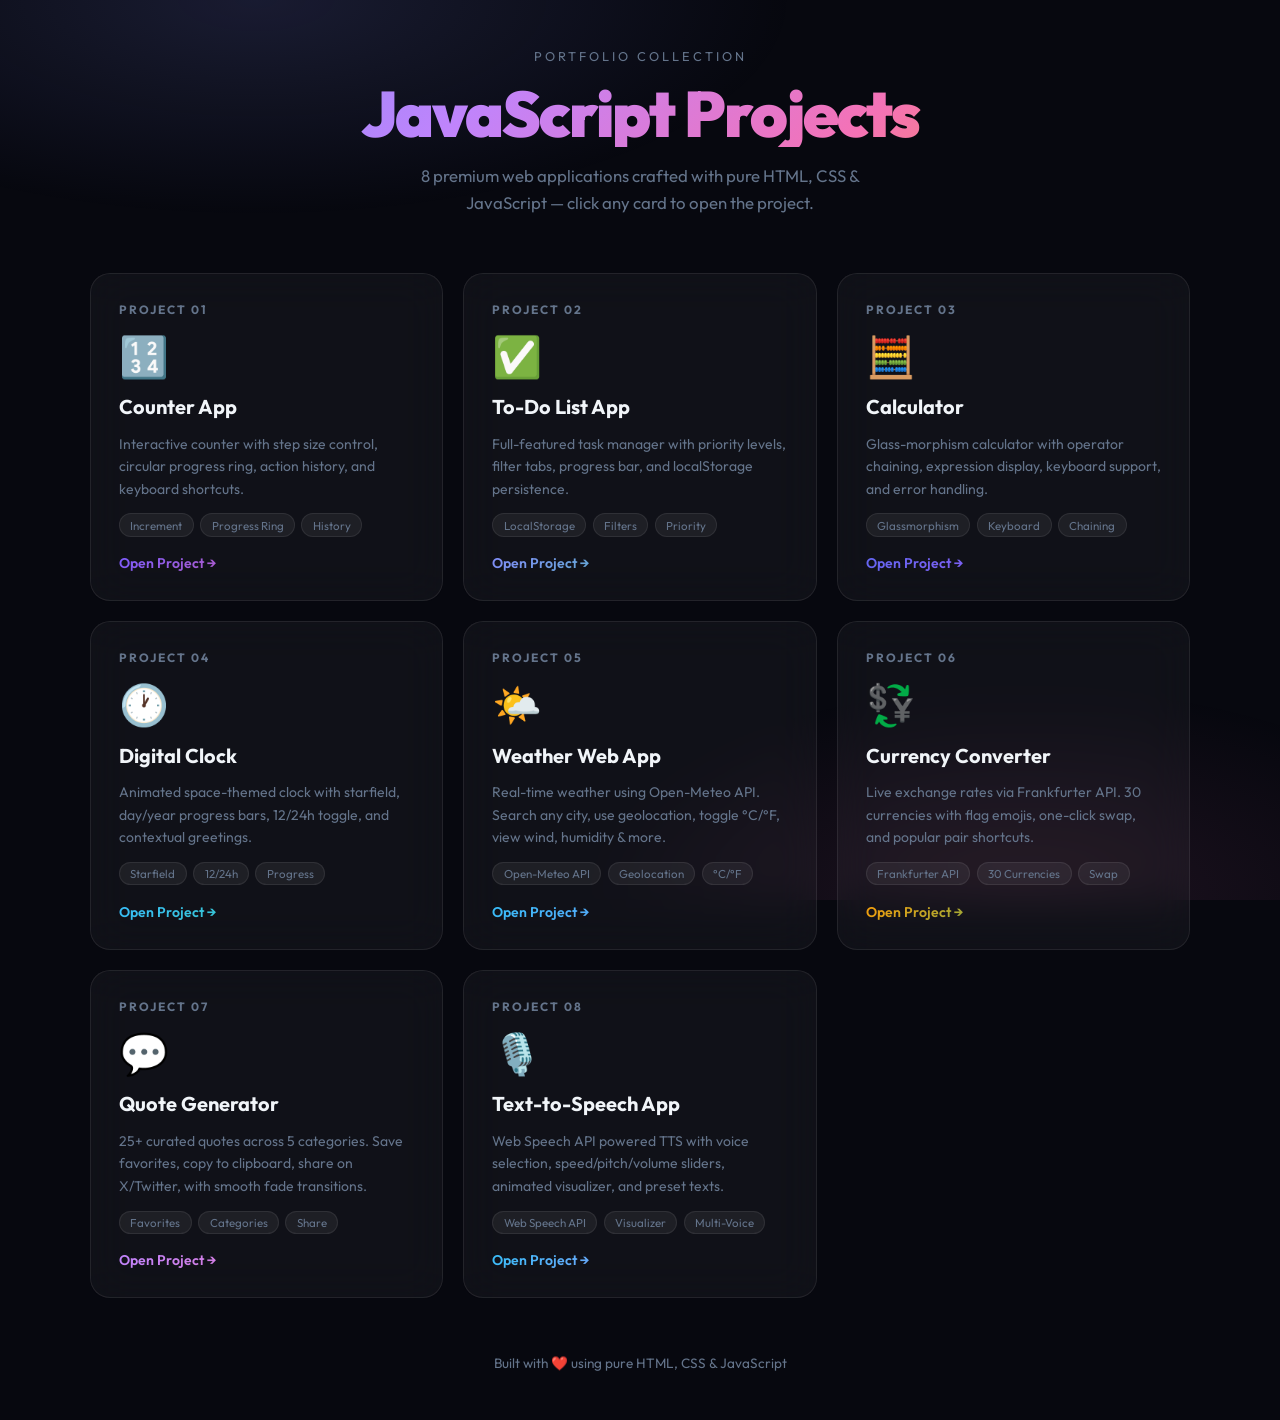
<file: projects/beginner/Javascript-projects/index.html>
<!DOCTYPE html>
<html lang="en">
<head>
  <meta charset="UTF-8" />
  <meta name="viewport" content="width=device-width, initial-scale=1.0" />
  <title>JavaScript Projects Hub</title>
  <meta name="description" content="A collection of 8 premium JavaScript projects built with HTML, CSS and JavaScript." />
  <link rel="preconnect" href="https://fonts.googleapis.com" />
  <link href="https://fonts.googleapis.com/css2?family=Outfit:wght@300;400;500;600;700;900&display=swap" rel="stylesheet" />
  <style>
    *, *::before, *::after { box-sizing: border-box; margin: 0; padding: 0; }

    :root {
      --bg: #07080f;
      --card: rgba(255,255,255,0.04);
      --border: rgba(255,255,255,0.08);
      --text: #f1f5f9;
      --muted: #64748b;
    }

    body {
      min-height: 100vh;
      background: var(--bg);
      color: var(--text);
      font-family: 'Outfit', sans-serif;
      padding: 3rem 1.25rem;
    }

    .bg-glow {
      position: fixed; inset: 0; z-index: 0; pointer-events: none;
      background:
        radial-gradient(ellipse 70% 40% at 20% 0%, rgba(129,140,248,0.15) 0%, transparent 60%),
        radial-gradient(ellipse 60% 40% at 80% 100%, rgba(244,114,182,0.1) 0%, transparent 60%);
    }

    .container { position: relative; z-index: 1; max-width: 1100px; margin: 0 auto; }

    .hero { text-align: center; margin-bottom: 3.5rem; }
    .hero-label { font-size: 0.8rem; text-transform: uppercase; letter-spacing: 3px; color: var(--muted); margin-bottom: 1rem; }
    .hero-title {
      font-size: clamp(2.4rem, 6vw, 4rem); font-weight: 900; letter-spacing: -2px; line-height: 1.05;
      background: linear-gradient(135deg, #818cf8 0%, #c084fc 35%, #f472b6 70%, #fb923c 100%);
      -webkit-background-clip: text; -webkit-text-fill-color: transparent;
      margin-bottom: 1rem;
    }
    .hero-sub { color: var(--muted); font-size: 1.05rem; max-width: 480px; margin: 0 auto; line-height: 1.6; }

    .grid {
      display: grid;
      grid-template-columns: repeat(auto-fill, minmax(290px, 1fr));
      gap: 1.25rem;
    }

    .project-card {
      background: var(--card); border: 1px solid var(--border);
      border-radius: 20px; padding: 1.75rem;
      backdrop-filter: blur(20px);
      text-decoration: none; color: inherit;
      display: flex; flex-direction: column; gap: 0.85rem;
      transition: transform 0.25s cubic-bezier(.4,0,.2,1), box-shadow 0.25s, border-color 0.25s;
      position: relative; overflow: hidden;
    }
    .project-card::before {
      content: ''; position: absolute; inset: 0;
      background: linear-gradient(135deg, var(--c1, #818cf8), var(--c2, #f472b6));
      opacity: 0; transition: opacity 0.3s;
    }
    .project-card:hover { transform: translateY(-5px); box-shadow: 0 20px 48px rgba(0,0,0,0.4); border-color: rgba(255,255,255,0.15); }
    .project-card:hover::before { opacity: 0.06; }

    .card-inner { position: relative; z-index: 1; display: flex; flex-direction: column; gap: 0.85rem; flex: 1; }

    .card-num { font-size: 0.75rem; font-weight: 700; text-transform: uppercase; letter-spacing: 2px; color: var(--muted); }
    .card-icon { font-size: 2.5rem; }
    .card-title { font-size: 1.25rem; font-weight: 700; }
    .card-desc { font-size: 0.875rem; color: var(--muted); line-height: 1.6; flex: 1; }

    .card-tags { display: flex; flex-wrap: wrap; gap: 0.4rem; }
    .tag {
      font-size: 0.72rem; padding: 0.2rem 0.65rem; border-radius: 999px;
      background: rgba(255,255,255,0.06); border: 1px solid var(--border);
      color: var(--muted);
    }

    .card-cta {
      display: flex; align-items: center; gap: 0.4rem;
      font-size: 0.875rem; font-weight: 600; margin-top: 0.25rem;
      background: linear-gradient(135deg, var(--c1, #818cf8), var(--c2, #f472b6));
      -webkit-background-clip: text; -webkit-text-fill-color: transparent;
    }

    .footer { text-align: center; margin-top: 3.5rem; color: var(--muted); font-size: 0.85rem; }

    @media (max-width: 600px) { .hero-title { font-size: 2.2rem; } }
  </style>
</head>
<body>
  <div class="bg-glow"></div>
  <div class="container">
    <header class="hero">
      <p class="hero-label">Portfolio Collection</p>
      <h1 class="hero-title">JavaScript Projects</h1>
      <p class="hero-sub">8 premium web applications crafted with pure HTML, CSS &amp; JavaScript — click any card to open the project.</p>
    </header>

    <main class="grid">

      <a href="./01-counter-app/index.html" class="project-card" style="--c1:#7c5cfc;--c2:#fc5c7d;" id="card-counter">
        <div class="card-inner">
          <div class="card-num">Project 01</div>
          <div class="card-icon">🔢</div>
          <div class="card-title">Counter App</div>
          <div class="card-desc">Interactive counter with step size control, circular progress ring, action history, and keyboard shortcuts.</div>
          <div class="card-tags"><span class="tag">Increment</span><span class="tag">Progress Ring</span><span class="tag">History</span></div>
          <div class="card-cta">Open Project →</div>
        </div>
      </a>

      <a href="./02-todo-list/index.html" class="project-card" style="--c1:#818cf8;--c2:#34d399;" id="card-todo">
        <div class="card-inner">
          <div class="card-num">Project 02</div>
          <div class="card-icon">✅</div>
          <div class="card-title">To-Do List App</div>
          <div class="card-desc">Full-featured task manager with priority levels, filter tabs, progress bar, and localStorage persistence.</div>
          <div class="card-tags"><span class="tag">LocalStorage</span><span class="tag">Filters</span><span class="tag">Priority</span></div>
          <div class="card-cta">Open Project →</div>
        </div>
      </a>

      <a href="./03-calculator/index.html" class="project-card" style="--c1:#6366f1;--c2:#a855f7;" id="card-calc">
        <div class="card-inner">
          <div class="card-num">Project 03</div>
          <div class="card-icon">🧮</div>
          <div class="card-title">Calculator</div>
          <div class="card-desc">Glass-morphism calculator with operator chaining, expression display, keyboard support, and error handling.</div>
          <div class="card-tags"><span class="tag">Glassmorphism</span><span class="tag">Keyboard</span><span class="tag">Chaining</span></div>
          <div class="card-cta">Open Project →</div>
        </div>
      </a>

      <a href="./04-digital-clock/index.html" class="project-card" style="--c1:#38bdf8;--c2:#34d399;" id="card-clock">
        <div class="card-inner">
          <div class="card-num">Project 04</div>
          <div class="card-icon">🕐</div>
          <div class="card-title">Digital Clock</div>
          <div class="card-desc">Animated space-themed clock with starfield, day/year progress bars, 12/24h toggle, and contextual greetings.</div>
          <div class="card-tags"><span class="tag">Starfield</span><span class="tag">12/24h</span><span class="tag">Progress</span></div>
          <div class="card-cta">Open Project →</div>
        </div>
      </a>

      <a href="./05-weather-app/index.html" class="project-card" style="--c1:#38bdf8;--c2:#818cf8;" id="card-weather">
        <div class="card-inner">
          <div class="card-num">Project 05</div>
          <div class="card-icon">🌤️</div>
          <div class="card-title">Weather Web App</div>
          <div class="card-desc">Real-time weather using Open-Meteo API. Search any city, use geolocation, toggle °C/°F, view wind, humidity & more.</div>
          <div class="card-tags"><span class="tag">Open-Meteo API</span><span class="tag">Geolocation</span><span class="tag">°C/°F</span></div>
          <div class="card-cta">Open Project →</div>
        </div>
      </a>

      <a href="./06-currency-converter/index.html" class="project-card" style="--c1:#f59e0b;--c2:#10b981;" id="card-currency">
        <div class="card-inner">
          <div class="card-num">Project 06</div>
          <div class="card-icon">💱</div>
          <div class="card-title">Currency Converter</div>
          <div class="card-desc">Live exchange rates via Frankfurter API. 30 currencies with flag emojis, one-click swap, and popular pair shortcuts.</div>
          <div class="card-tags"><span class="tag">Frankfurter API</span><span class="tag">30 Currencies</span><span class="tag">Swap</span></div>
          <div class="card-cta">Open Project →</div>
        </div>
      </a>

      <a href="./07-quote-generator/index.html" class="project-card" style="--c1:#c084fc;--c2:#f472b6;" id="card-quote">
        <div class="card-inner">
          <div class="card-num">Project 07</div>
          <div class="card-icon">💬</div>
          <div class="card-title">Quote Generator</div>
          <div class="card-desc">25+ curated quotes across 5 categories. Save favorites, copy to clipboard, share on X/Twitter, with smooth fade transitions.</div>
          <div class="card-tags"><span class="tag">Favorites</span><span class="tag">Categories</span><span class="tag">Share</span></div>
          <div class="card-cta">Open Project →</div>
        </div>
      </a>

      <a href="./08-text-to-speech/index.html" class="project-card" style="--c1:#38bdf8;--c2:#c084fc;" id="card-tts">
        <div class="card-inner">
          <div class="card-num">Project 08</div>
          <div class="card-icon">🎙️</div>
          <div class="card-title">Text-to-Speech App</div>
          <div class="card-desc">Web Speech API powered TTS with voice selection, speed/pitch/volume sliders, animated visualizer, and preset texts.</div>
          <div class="card-tags"><span class="tag">Web Speech API</span><span class="tag">Visualizer</span><span class="tag">Multi-Voice</span></div>
          <div class="card-cta">Open Project →</div>
        </div>
      </a>

    </main>

    <footer class="footer">
      <p>Built with ❤️ using pure HTML, CSS &amp; JavaScript</p>
    </footer>
  </div>
</body>
</html>
</file>
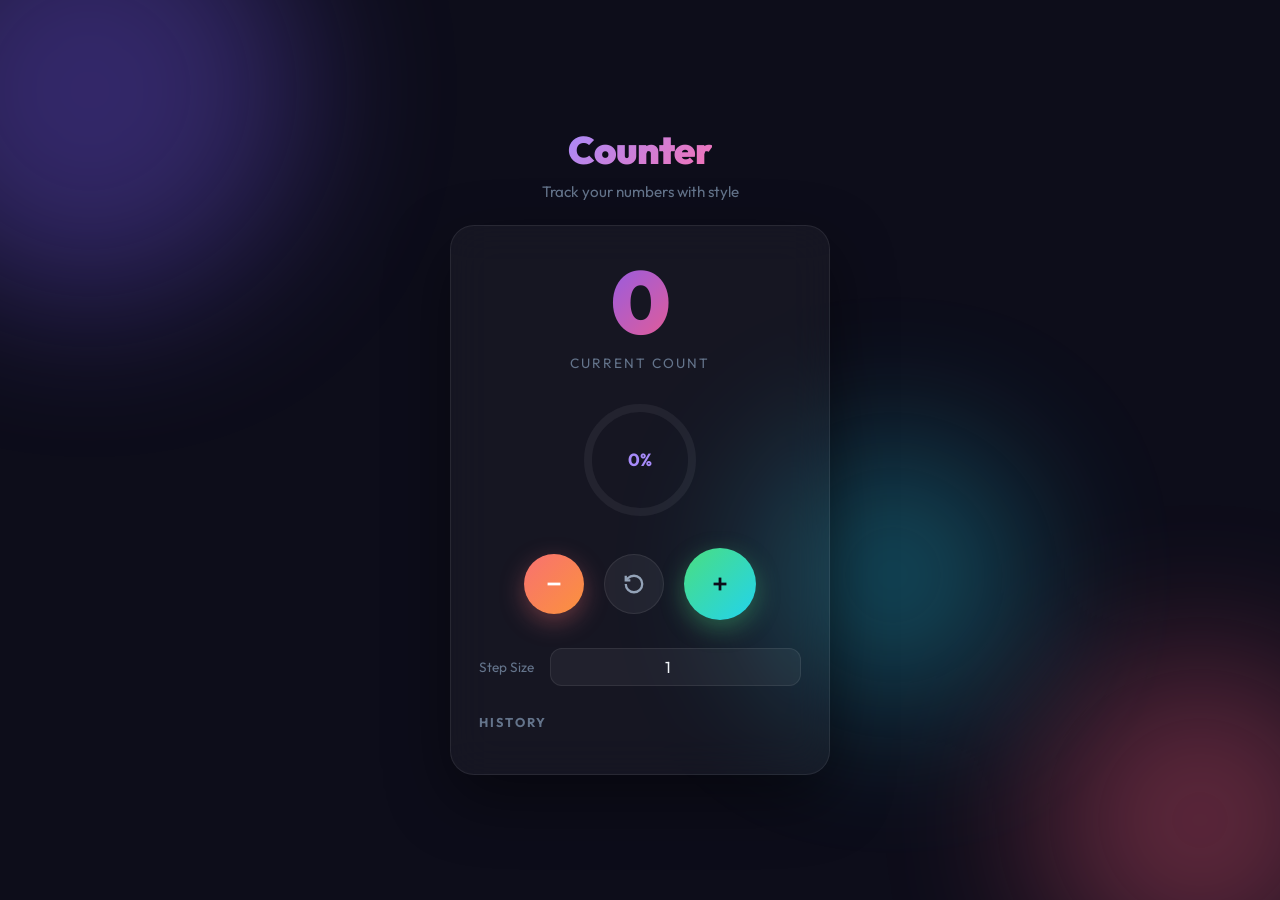
<file: projects/beginner/Javascript-projects/01-counter-app/index.html>
<!DOCTYPE html>
<html lang="en">
<head>
  <meta charset="UTF-8" />
  <meta name="viewport" content="width=device-width, initial-scale=1.0" />
  <title>Counter App</title>
  <meta name="description" content="A sleek, interactive counter app built with HTML, CSS, and JavaScript." />
  <link rel="preconnect" href="https://fonts.googleapis.com" />
  <link rel="preconnect" href="https://fonts.gstatic.com" crossorigin />
  <link href="https://fonts.googleapis.com/css2?family=Outfit:wght@300;400;600;700;900&display=swap" rel="stylesheet" />
  <link rel="stylesheet" href="style.css" />
</head>
<body>
  <div class="bg-orbs">
    <div class="orb orb-1"></div>
    <div class="orb orb-2"></div>
    <div class="orb orb-3"></div>
  </div>

  <main class="container">
    <h1 class="title">Counter</h1>
    <p class="subtitle">Track your numbers with style</p>

    <div class="card">
      <div class="display">
        <div id="counter-value" class="counter-value">0</div>
        <div id="counter-label" class="counter-label">Current Count</div>
      </div>

      <div class="progress-ring-wrap">
        <svg class="progress-ring" viewBox="0 0 120 120">
          <circle class="ring-bg" cx="60" cy="60" r="52" />
          <circle id="progress-arc" class="ring-fill" cx="60" cy="60" r="52" />
        </svg>
        <span id="ring-pct" class="ring-pct">0%</span>
      </div>

      <div class="controls">
        <button id="btn-decrement" class="btn btn-decrement" aria-label="Decrement">
          <svg viewBox="0 0 24 24" fill="none" stroke="currentColor" stroke-width="3"><line x1="5" y1="12" x2="19" y2="12"/></svg>
        </button>
        <button id="btn-reset" class="btn btn-reset" aria-label="Reset">
          <svg viewBox="0 0 24 24" fill="none" stroke="currentColor" stroke-width="2.5"><path d="M3 12a9 9 0 1 0 9-9 9.75 9.75 0 0 0-6.74 2.74L3 8"/><path d="M3 3v5h5"/></svg>
        </button>
        <button id="btn-increment" class="btn btn-increment" aria-label="Increment">
          <svg viewBox="0 0 24 24" fill="none" stroke="currentColor" stroke-width="3"><line x1="12" y1="5" x2="12" y2="19"/><line x1="5" y1="12" x2="19" y2="12"/></svg>
        </button>
      </div>

      <div class="step-wrap">
        <label for="step-input" class="step-label">Step Size</label>
        <input id="step-input" class="step-input" type="number" value="1" min="1" max="100" />
      </div>

      <div class="history">
        <h2 class="history-title">History</h2>
        <ul id="history-list" class="history-list"></ul>
      </div>
    </div>
  </main>

  <script src="script.js"></script>
</body>
</html>
</file>
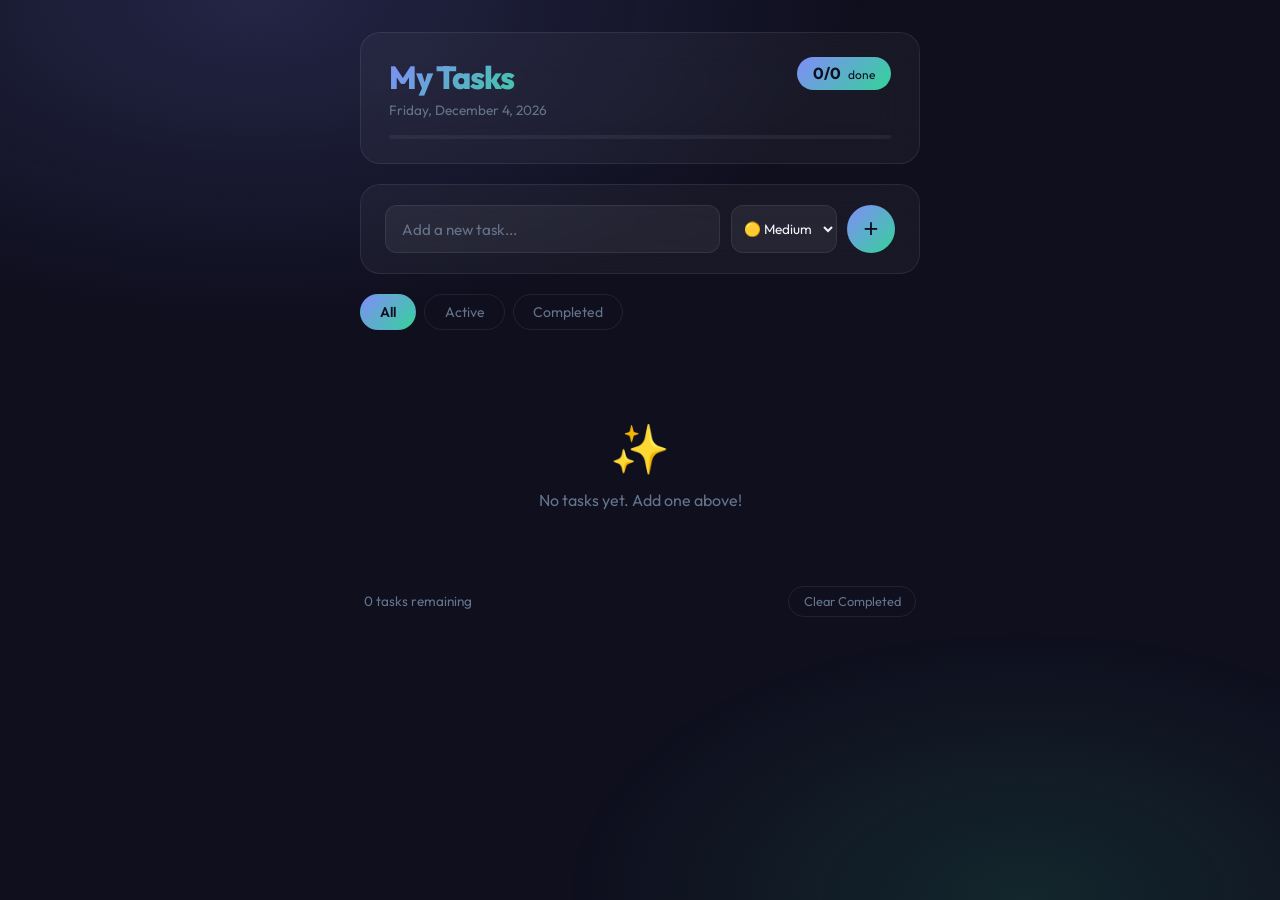
<file: projects/beginner/Javascript-projects/02-todo-list/index.html>
<!DOCTYPE html>
<html lang="en">
<head>
  <meta charset="UTF-8" />
  <meta name="viewport" content="width=device-width, initial-scale=1.0" />
  <title>To-Do List App</title>
  <meta name="description" content="A beautiful, feature-rich to-do list app built with HTML, CSS, and JavaScript." />
  <link rel="preconnect" href="https://fonts.googleapis.com" />
  <link href="https://fonts.googleapis.com/css2?family=Outfit:wght@300;400;500;600;700&display=swap" rel="stylesheet" />
  <link rel="stylesheet" href="style.css" />
</head>
<body>
  <div class="bg-gradient"></div>

  <main class="container">
    <header class="header">
      <div class="header-top">
        <div>
          <h1 class="title">My Tasks</h1>
          <p id="date-display" class="date"></p>
        </div>
        <div class="stats-badge">
          <span id="tasks-done">0</span>/<span id="tasks-total">0</span>
          <span class="stats-label">done</span>
        </div>
      </div>
      <div class="progress-bar-wrap">
        <div id="progress-bar" class="progress-bar"></div>
      </div>
    </header>

    <div class="input-section">
      <div class="input-row">
        <input id="task-input" class="task-input" type="text" placeholder="Add a new task..." maxlength="100" />
        <select id="priority-select" class="priority-select">
          <option value="low">🟢 Low</option>
          <option value="medium" selected>🟡 Medium</option>
          <option value="high">🔴 High</option>
        </select>
        <button id="add-btn" class="add-btn" aria-label="Add task">+</button>
      </div>
    </div>

    <div class="filters">
      <button class="filter-btn active" data-filter="all">All</button>
      <button class="filter-btn" data-filter="active">Active</button>
      <button class="filter-btn" data-filter="completed">Completed</button>
    </div>

    <ul id="task-list" class="task-list"></ul>

    <div class="empty-state" id="empty-state">
      <div class="empty-icon">✨</div>
      <p>No tasks yet. Add one above!</p>
    </div>

    <div class="footer-actions">
      <span id="remaining-count" class="remaining-text">0 tasks remaining</span>
      <button id="clear-completed" class="clear-btn">Clear Completed</button>
    </div>
  </main>

  <script src="script.js"></script>
</body>
</html>
</file>
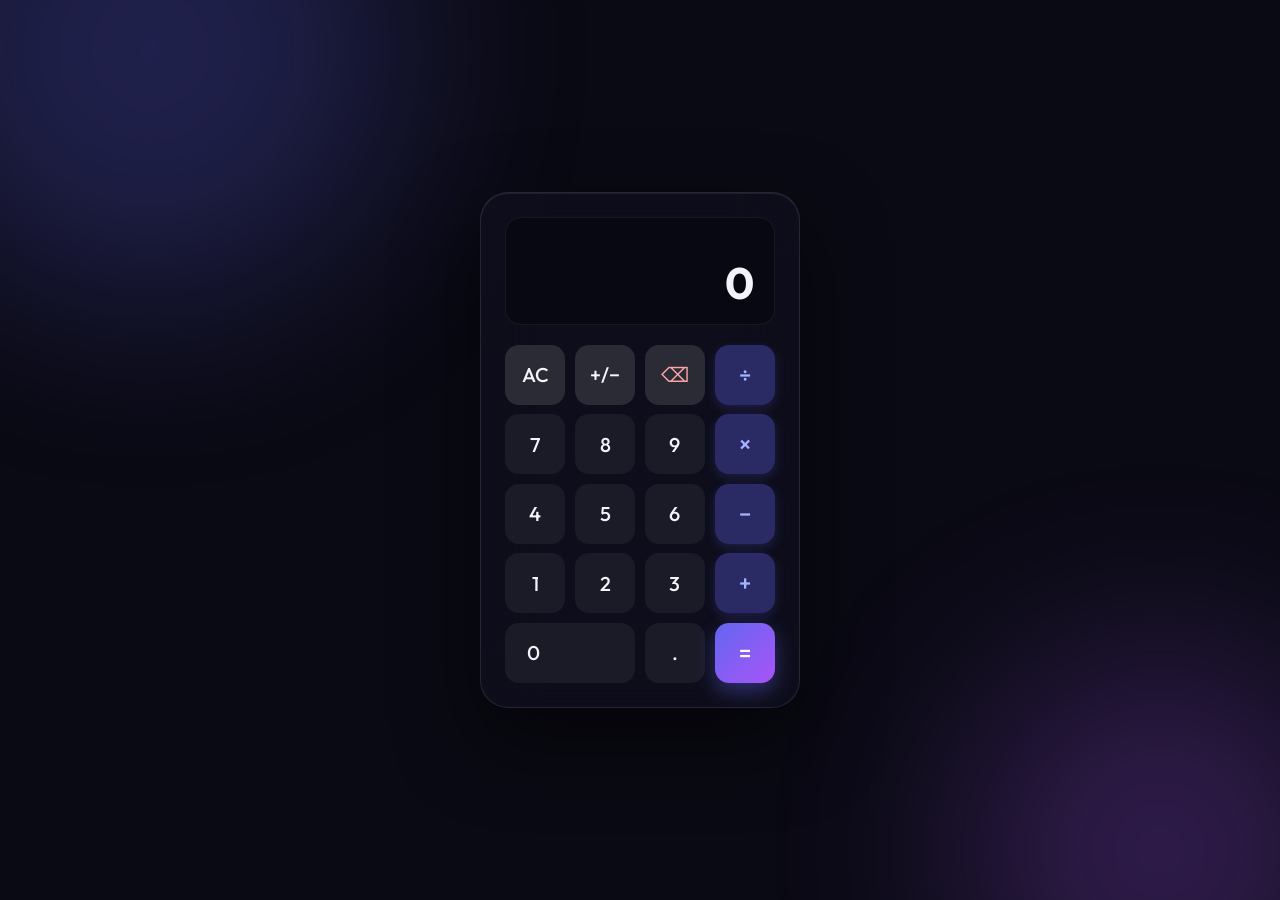
<file: projects/beginner/Javascript-projects/03-calculator/index.html>
<!DOCTYPE html>
<html lang="en">
<head>
  <meta charset="UTF-8" />
  <meta name="viewport" content="width=device-width, initial-scale=1.0" />
  <title>Calculator</title>
  <meta name="description" content="A premium glassmorphism calculator built with HTML, CSS, and JavaScript." />
  <link rel="preconnect" href="https://fonts.googleapis.com" />
  <link href="https://fonts.googleapis.com/css2?family=Outfit:wght@300;400;500;600;700&display=swap" rel="stylesheet" />
  <link rel="stylesheet" href="style.css" />
</head>
<body>
  <div class="bg">
    <div class="blob blob-1"></div>
    <div class="blob blob-2"></div>
  </div>

  <main class="wrapper">
    <div class="calculator" id="calculator">
      <div class="display">
        <div id="expression" class="expression"></div>
        <div id="result" class="result">0</div>
      </div>

      <div class="keypad">
        <button class="key key-func" id="key-ac" data-action="clear">AC</button>
        <button class="key key-func" id="key-sign" data-action="sign">+/−</button>
        <button class="key key-func key-back" id="key-back" data-action="backspace">⌫</button>
        <button class="key key-op" id="key-div" data-action="operator" data-op="÷">÷</button>

        <button class="key key-num" id="key-7" data-action="digit" data-val="7">7</button>
        <button class="key key-num" id="key-8" data-action="digit" data-val="8">8</button>
        <button class="key key-num" id="key-9" data-action="digit" data-val="9">9</button>
        <button class="key key-op" id="key-mul" data-action="operator" data-op="×">×</button>

        <button class="key key-num" id="key-4" data-action="digit" data-val="4">4</button>
        <button class="key key-num" id="key-5" data-action="digit" data-val="5">5</button>
        <button class="key key-num" id="key-6" data-action="digit" data-val="6">6</button>
        <button class="key key-op" id="key-sub" data-action="operator" data-op="−">−</button>

        <button class="key key-num" id="key-1" data-action="digit" data-val="1">1</button>
        <button class="key key-num" id="key-2" data-action="digit" data-val="2">2</button>
        <button class="key key-num" id="key-3" data-action="digit" data-val="3">3</button>
        <button class="key key-op" id="key-add" data-action="operator" data-op="+">+</button>

        <button class="key key-num key-wide" id="key-0" data-action="digit" data-val="0">0</button>
        <button class="key key-num" id="key-dot" data-action="decimal">.</button>
        <button class="key key-eq" id="key-eq" data-action="equals">=</button>
      </div>
    </div>
  </main>

  <script src="script.js"></script>
</body>
</html>
</file>
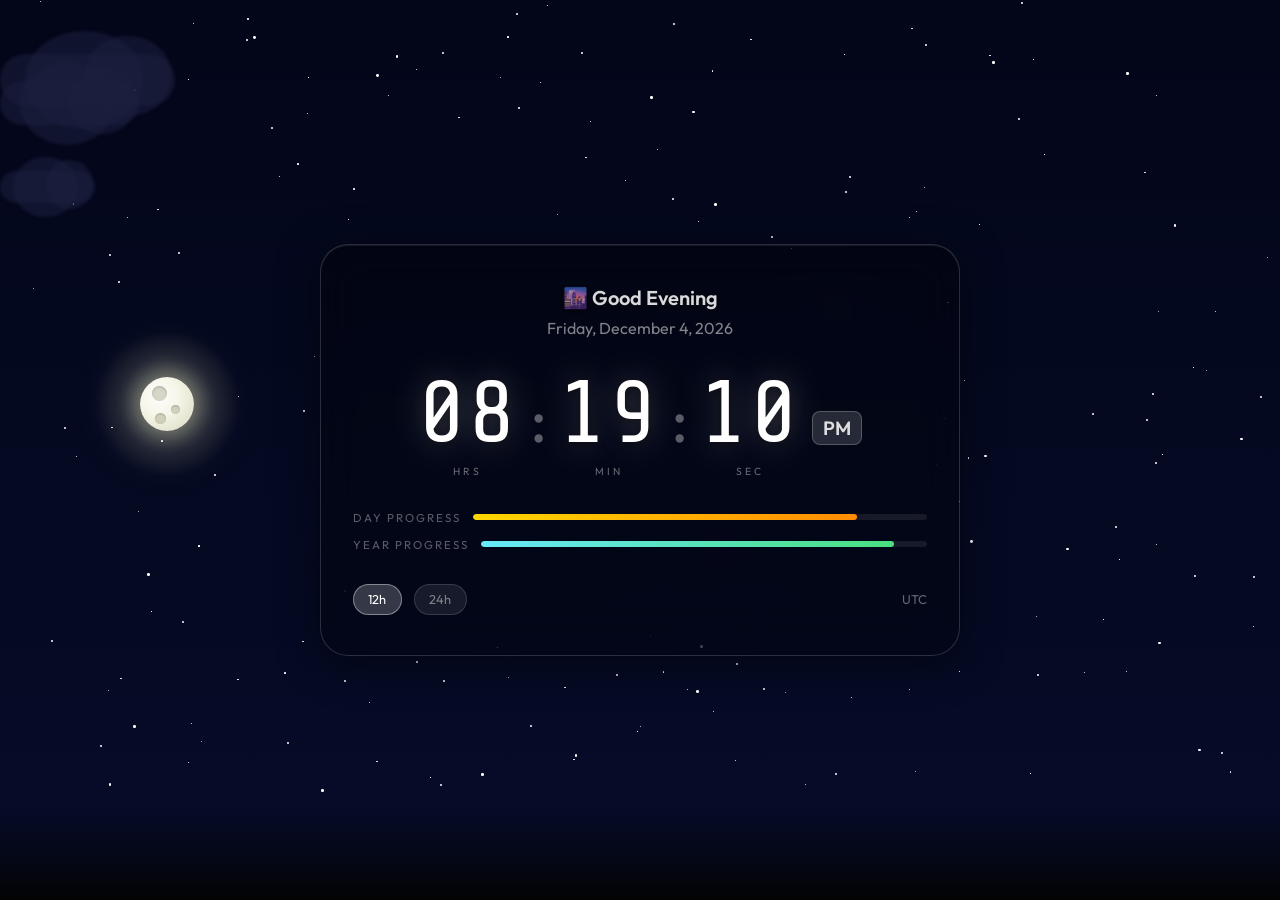
<file: projects/beginner/Javascript-projects/04-digital-clock/index.html>
<!DOCTYPE html>
<html lang="en">
<head>
  <meta charset="UTF-8" />
  <meta name="viewport" content="width=device-width, initial-scale=1.0" />
  <title>Digital Clock</title>
  <meta name="description" content="A real-time digital clock with live sky simulation — sun, moon, stars and dynamic sky." />
  <link rel="preconnect" href="https://fonts.googleapis.com" />
  <link href="https://fonts.googleapis.com/css2?family=Outfit:wght@300;400;600;700&family=Share+Tech+Mono&display=swap" rel="stylesheet" />
  <link rel="stylesheet" href="style.css" />
</head>
<body>

  <!-- ═══════════ Dynamic Sky Scene (fixed, full-screen) ═══════════ -->
  <div class="sky-scene" id="sky-scene">

    <!-- Stars (generated by JS) -->
    <div class="stars-layer" id="stars-layer"></div>

    <!-- Horizon atmospheric glow band (sunrise / sunset) -->
    <div class="horizon-glow" id="horizon-glow"></div>

    <!-- Sun: 0×0 container, children radiate from its centre -->
    <div class="celestial sun-wrap" id="sun-wrap">
      <div class="sun-outer-glow" id="sun-outer-glow"></div>
      <div class="sun-rays"       id="sun-rays"></div>
      <div class="sun-body"       id="sun-body"></div>
    </div>

    <!-- Moon: same 0×0 trick -->
    <div class="celestial moon-wrap" id="moon-wrap">
      <div class="moon-halo"></div>
      <div class="moon-body">
        <div class="crater c1"></div>
        <div class="crater c2"></div>
        <div class="crater c3"></div>
      </div>
    </div>

    <!-- Clouds (3 layers at different speeds & heights) -->
    <div class="cloud" id="cloud-a" style="--dur:88s;  --del:-15s; --top:9%;  --w:140px; --h:44px;"></div>
    <div class="cloud" id="cloud-b" style="--dur:128s; --del:-55s; --top:19%; --w:95px;  --h:32px;"></div>
    <div class="cloud" id="cloud-c" style="--dur:68s;  --del:-35s; --top:6%;  --w:175px; --h:52px;"></div>

    <!-- Ground silhouette at bottom -->
    <div class="ground" id="ground"></div>
  </div>
  <!-- ════════════════════════════════════════════════════════════ -->


  <!-- Clock UI -->
  <main class="container">
    <div class="clock-card" id="clock-card">

      <div class="clock-header">
        <div id="greeting" class="greeting">Good Morning</div>
        <div id="date-display" class="date-display"></div>
      </div>

      <div class="time-display">
        <div class="time-block">
          <div id="hours" class="time-digit">00</div>
          <div class="time-unit">HRS</div>
        </div>
        <div class="time-separator"><span class="colon" id="colon1">:</span></div>
        <div class="time-block">
          <div id="minutes" class="time-digit">00</div>
          <div class="time-unit">MIN</div>
        </div>
        <div class="time-separator"><span class="colon" id="colon2">:</span></div>
        <div class="time-block">
          <div id="seconds" class="time-digit">00</div>
          <div class="time-unit">SEC</div>
        </div>
        <div class="ampm-block">
          <div id="ampm" class="ampm">AM</div>
        </div>
      </div>

      <div class="progress-row">
        <div class="progress-item">
          <span class="progress-label">Day Progress</span>
          <div class="progress-track"><div id="day-progress" class="progress-fill fill-day"></div></div>
        </div>
        <div class="progress-item">
          <span class="progress-label">Year Progress</span>
          <div class="progress-track"><div id="year-progress" class="progress-fill fill-year"></div></div>
        </div>
      </div>

      <div class="timezone-row">
        <button class="tz-btn active" id="btn-12h" onclick="toggleFormat(12)">12h</button>
        <button class="tz-btn"        id="btn-24h" onclick="toggleFormat(24)">24h</button>
        <div id="timezone-label" class="timezone-label"></div>
      </div>

    </div>
  </main>

  <script src="script.js"></script>
</body>
</html>
</file>
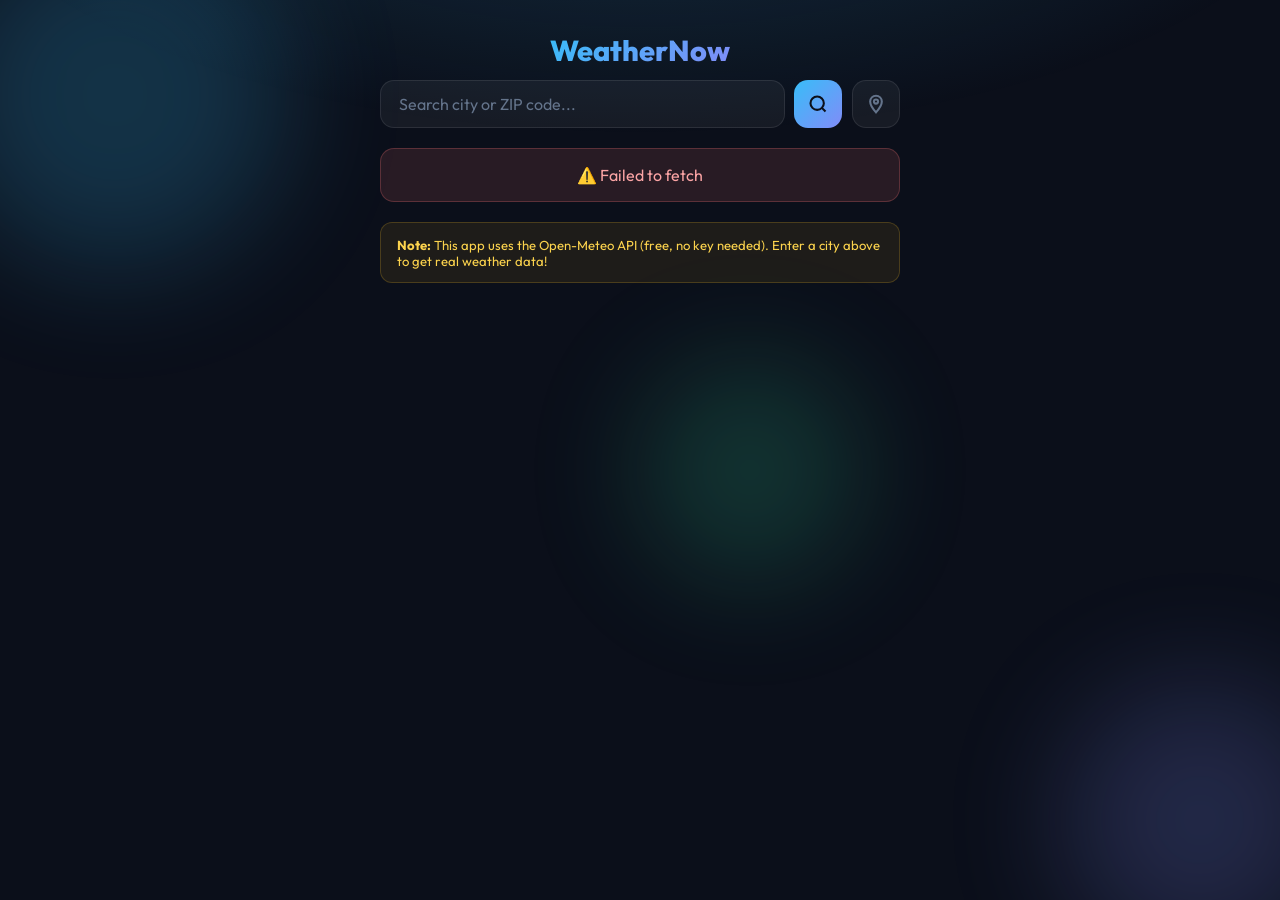
<file: projects/beginner/Javascript-projects/05-weather-app/index.html>
<!DOCTYPE html>
<html lang="en">
<head>
  <meta charset="UTF-8" />
  <meta name="viewport" content="width=device-width, initial-scale=1.0" />
  <title>Weather Web App</title>
  <meta name="description" content="A stunning weather app with real-time data, built with HTML, CSS, and JavaScript." />
  <link rel="preconnect" href="https://fonts.googleapis.com" />
  <link href="https://fonts.googleapis.com/css2?family=Outfit:wght@300;400;500;600;700&display=swap" rel="stylesheet" />
  <link rel="stylesheet" href="style.css" />
</head>
<body class="theme-default">
  <div class="weather-bg" id="weather-bg">
    <div class="particle" id="p1"></div>
    <div class="particle" id="p2"></div>
    <div class="particle" id="p3"></div>
  </div>

  <main class="container">
    <div class="search-section">
      <h1 class="app-title">WeatherNow</h1>
      <div class="search-bar">
        <input id="city-input" class="city-input" type="text" placeholder="Search city or ZIP code..." />
        <button id="search-btn" class="search-btn" aria-label="Search">
          <svg viewBox="0 0 24 24" fill="none" stroke="currentColor" stroke-width="2.5" width="20" height="20"><circle cx="11" cy="11" r="8"/><path d="m21 21-4.35-4.35"/></svg>
        </button>
        <button id="location-btn" class="location-btn" aria-label="Use my location" title="Use my location">
          <svg viewBox="0 0 24 24" fill="none" stroke="currentColor" stroke-width="2.5" width="20" height="20"><path d="M12 2a7 7 0 0 1 7 7c0 5.25-7 13-7 13S5 14.25 5 9a7 7 0 0 1 7-7z"/><circle cx="12" cy="9" r="2.5"/></svg>
        </button>
      </div>
    </div>

    <div id="loading" class="loading hidden">
      <div class="spinner"></div>
      <p>Fetching weather data…</p>
    </div>

    <div id="error-msg" class="error-msg hidden"></div>

    <div id="weather-card" class="weather-card hidden">
      <div class="main-info">
        <div class="location-info">
          <h2 id="city-name" class="city-name"></h2>
          <p id="country" class="country"></p>
          <p id="local-time" class="local-time"></p>
        </div>
        <div class="weather-icon-wrap">
          <div id="weather-icon" class="weather-icon"></div>
          <p id="weather-desc" class="weather-desc"></p>
        </div>
      </div>

      <div class="temp-section">
        <div id="temperature" class="temperature"></div>
        <div class="unit-toggle">
          <button id="btn-c" class="unit-btn active" onclick="toggleUnit('C')">°C</button>
          <button id="btn-f" class="unit-btn" onclick="toggleUnit('F')">°F</button>
        </div>
        <div id="feels-like" class="feels-like"></div>
      </div>

      <div class="stats-grid">
        <div class="stat-card" id="stat-humidity">
          <div class="stat-icon">💧</div>
          <div class="stat-value" id="humidity-val">--</div>
          <div class="stat-label">Humidity</div>
        </div>
        <div class="stat-card" id="stat-wind">
          <div class="stat-icon">💨</div>
          <div class="stat-value" id="wind-val">--</div>
          <div class="stat-label">Wind</div>
        </div>
        <div class="stat-card" id="stat-vis">
          <div class="stat-icon">👁️</div>
          <div class="stat-value" id="vis-val">--</div>
          <div class="stat-label">Visibility</div>
        </div>
        <div class="stat-card" id="stat-pressure">
          <div class="stat-icon">🌡️</div>
          <div class="stat-value" id="pressure-val">--</div>
          <div class="stat-label">Pressure</div>
        </div>
      </div>

      <div class="sun-row">
        <div class="sun-item">🌅 <span id="sunrise">--</span></div>
        <div class="sun-divider">|</div>
        <div class="sun-item">🌇 <span id="sunset">--</span></div>
      </div>
    </div>

    <div id="demo-note" class="demo-note">
      <strong>Note:</strong> This app uses the Open-Meteo API (free, no key needed). Enter a city above to get real weather data!
    </div>
  </main>

  <script src="script.js"></script>
</body>
</html>
</file>
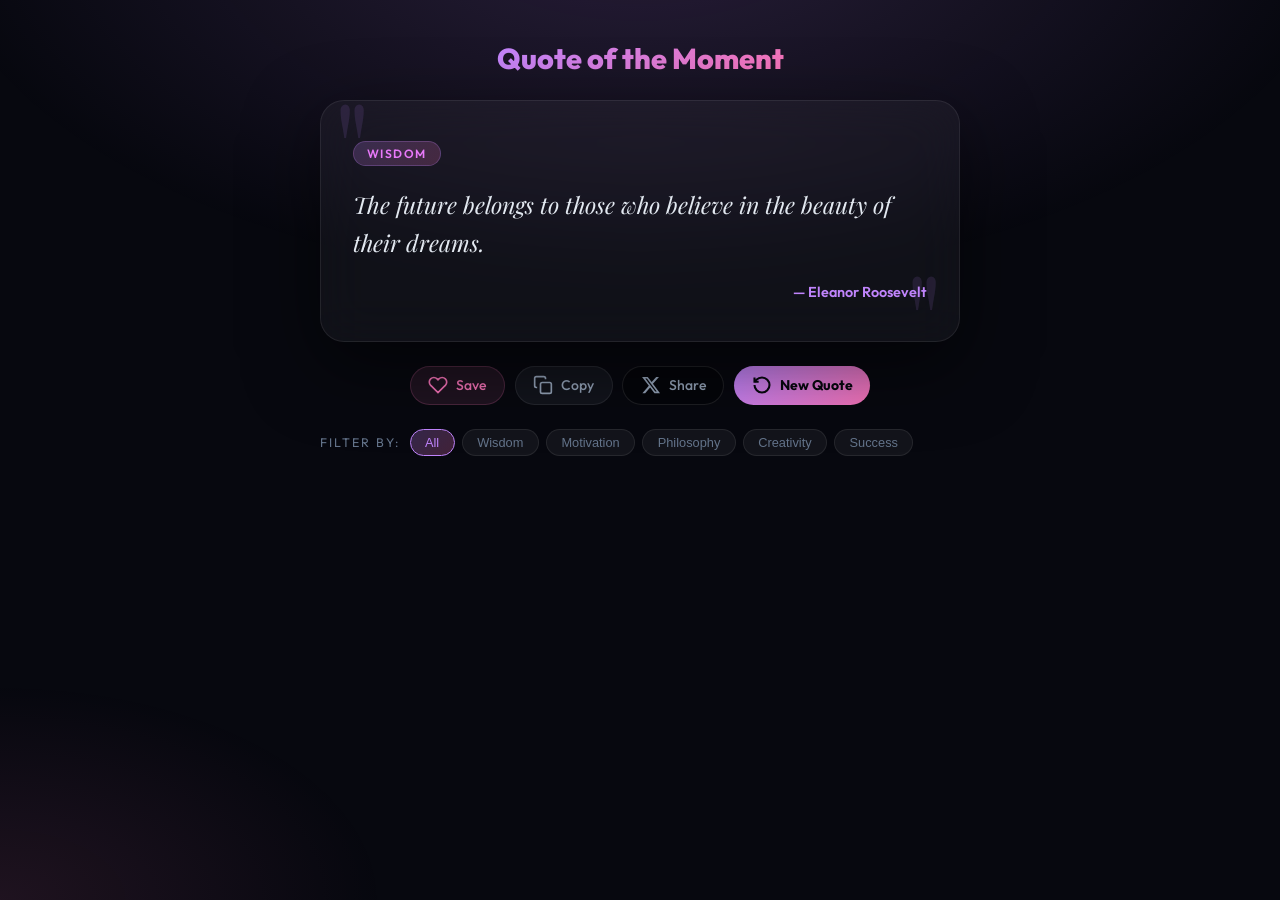
<file: projects/beginner/Javascript-projects/07-quote-generator/index.html>
<!DOCTYPE html>
<html lang="en">
<head>
  <meta charset="UTF-8" />
  <meta name="viewport" content="width=device-width, initial-scale=1.0" />
  <title>Quote Generator</title>
  <meta name="description" content="A beautiful daily quote generator with sharing features, built with HTML, CSS, and JavaScript." />
  <link rel="preconnect" href="https://fonts.googleapis.com" />
  <link href="https://fonts.googleapis.com/css2?family=Outfit:wght@300;400;500;600;700&family=Playfair+Display:ital,wght@0,400;0,700;1,400;1,700&display=swap" rel="stylesheet" />
  <link rel="stylesheet" href="style.css" />
</head>
<body>
  <div class="canvas-bg" id="canvas-bg"></div>

  <main class="container">
    <h1 class="app-title">Quote of the Moment</h1>

    <div class="quote-card" id="quote-card">
      <div class="quote-decoration top-left">"</div>
      <div class="category-badge" id="category-badge">Wisdom</div>
      <blockquote id="quote-text" class="quote-text">
        The only way to do great work is to love what you do.
      </blockquote>
      <div class="quote-author" id="quote-author">— Steve Jobs</div>
      <div class="quote-decoration bottom-right">"</div>
    </div>

    <div class="action-row">
      <button id="btn-favorite" class="action-btn btn-fav" aria-label="Favorite">
        <svg viewBox="0 0 24 24" fill="none" stroke="currentColor" stroke-width="2" width="20" height="20"><path d="M20.84 4.61a5.5 5.5 0 0 0-7.78 0L12 5.67l-1.06-1.06a5.5 5.5 0 0 0-7.78 7.78l1.06 1.06L12 21.23l7.78-7.78 1.06-1.06a5.5 5.5 0 0 0 0-7.78z"/></svg>
        <span>Save</span>
      </button>
      <button id="btn-copy" class="action-btn btn-copy" aria-label="Copy quote">
        <svg viewBox="0 0 24 24" fill="none" stroke="currentColor" stroke-width="2" width="20" height="20"><rect x="9" y="9" width="13" height="13" rx="2" ry="2"/><path d="M5 15H4a2 2 0 0 1-2-2V4a2 2 0 0 1 2-2h9a2 2 0 0 1 2 2v1"/></svg>
        <span>Copy</span>
      </button>
      <button id="btn-tweet" class="action-btn btn-tweet" aria-label="Share on Twitter">
        <svg viewBox="0 0 24 24" fill="currentColor" width="20" height="20"><path d="M18.244 2.25h3.308l-7.227 8.26 8.502 11.24H16.17l-5.214-6.817L4.99 21.75H1.68l7.73-8.835L1.254 2.25H8.08l4.713 6.231zm-1.161 17.52h1.833L7.084 4.126H5.117z"/></svg>
        <span>Share</span>
      </button>
      <button id="btn-new" class="action-btn btn-new" aria-label="New quote">
        <svg viewBox="0 0 24 24" fill="none" stroke="currentColor" stroke-width="2.5" width="20" height="20"><path d="M3 12a9 9 0 1 0 9-9 9.75 9.75 0 0 0-6.74 2.74L3 8"/><path d="M3 3v5h5"/></svg>
        <span>New Quote</span>
      </button>
    </div>

    <div class="category-filter">
      <span class="filter-label">Filter by:</span>
      <div class="category-chips" id="category-chips"></div>
    </div>

    <div class="favorites-section" id="favorites-section">
      <h2 class="favorites-title">⭐ Saved Quotes</h2>
      <div id="favorites-list" class="favorites-list"></div>
    </div>
  </main>

  <div id="toast" class="toast hidden"></div>

  <script src="script.js"></script>
</body>
</html>
</file>
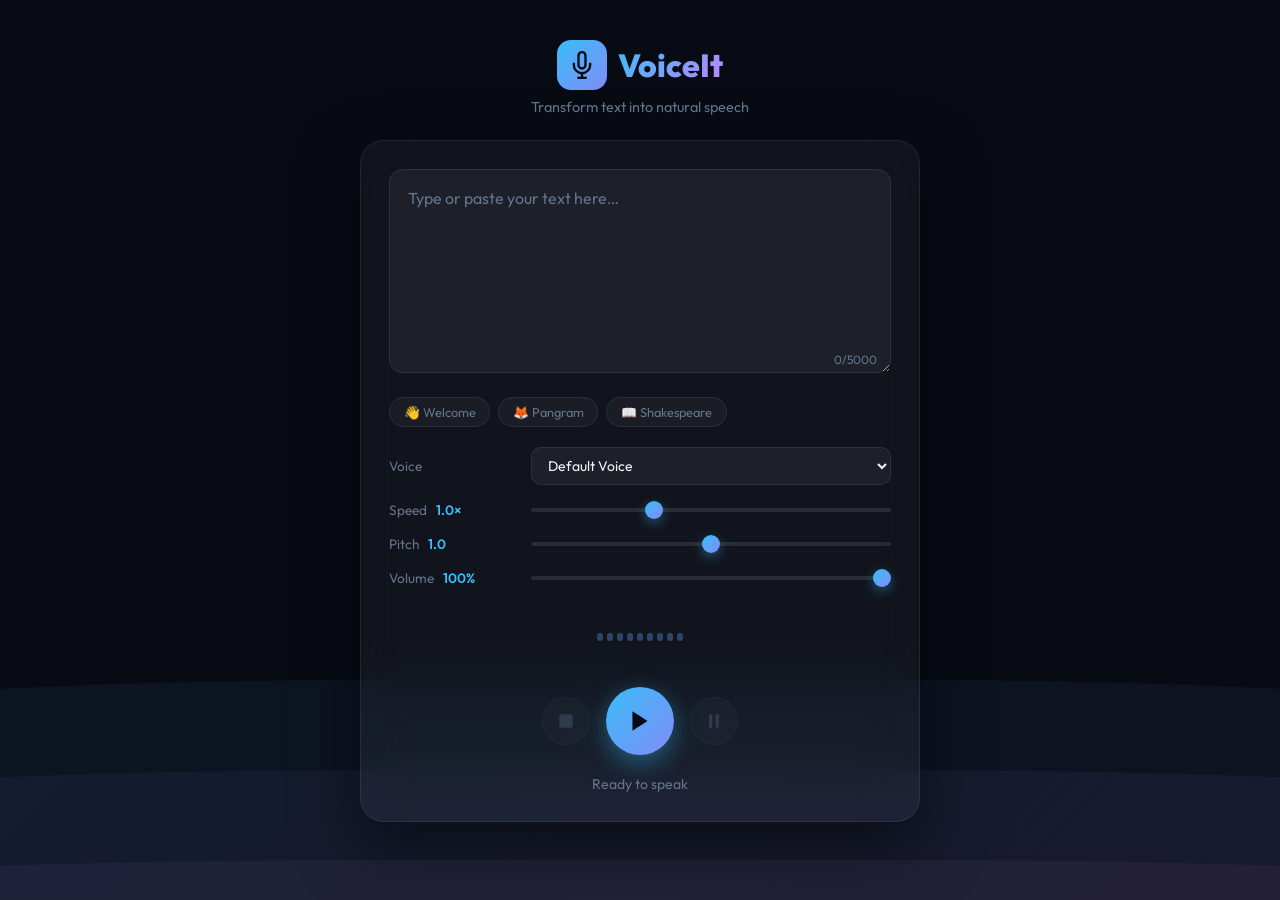
<file: projects/beginner/Javascript-projects/08-text-to-speech/index.html>
<!DOCTYPE html>
<html lang="en">
<head>
  <meta charset="UTF-8" />
  <meta name="viewport" content="width=device-width, initial-scale=1.0" />
  <title>Text-to-Speech App</title>
  <meta name="description" content="A premium text-to-speech app with voice controls, built with HTML, CSS, and JavaScript." />
  <link rel="preconnect" href="https://fonts.googleapis.com" />
  <link href="https://fonts.googleapis.com/css2?family=Outfit:wght@300;400;500;600;700&display=swap" rel="stylesheet" />
  <link rel="stylesheet" href="style.css" />
</head>
<body>
  <div class="bg-waves">
    <div class="wave wave-1"></div>
    <div class="wave wave-2"></div>
    <div class="wave wave-3"></div>
  </div>

  <main class="container">
    <header class="header">
      <div class="logo-wrap">
        <div class="logo-icon">
          <svg viewBox="0 0 24 24" fill="none" stroke="currentColor" stroke-width="2" width="28" height="28">
            <path d="M12 1a3 3 0 0 0-3 3v8a3 3 0 0 0 6 0V4a3 3 0 0 0-3-3z"/>
            <path d="M19 10v2a7 7 0 0 1-14 0v-2"/>
            <line x1="12" y1="19" x2="12" y2="23"/>
            <line x1="8" y1="23" x2="16" y2="23"/>
          </svg>
        </div>
        <h1 class="app-title">VoiceIt</h1>
      </div>
      <p class="subtitle">Transform text into natural speech</p>
    </header>

    <div class="card">
      <div class="textarea-wrap">
        <textarea id="text-input" class="text-input" placeholder="Type or paste your text here…" maxlength="5000" rows="6"></textarea>
        <div class="char-counter"><span id="char-count">0</span>/5000</div>
      </div>

      <div class="presets">
        <button class="preset-btn" data-text="Hello! Welcome to the VoiceIt text-to-speech application.">👋 Welcome</button>
        <button class="preset-btn" data-text="The quick brown fox jumps over the lazy dog.">🦊 Pangram</button>
        <button class="preset-btn" data-text="To be, or not to be, that is the question. Whether 'tis nobler in the mind to suffer the slings and arrows of outrageous fortune.">📖 Shakespeare</button>
      </div>

      <div class="voice-controls">
        <div class="control-group">
          <label class="control-label" for="voice-select">Voice</label>
          <select id="voice-select" class="voice-select"></select>
        </div>
        <div class="control-group">
          <label class="control-label" for="rate-slider">Speed <span id="rate-val" class="slider-val">1.0×</span></label>
          <input id="rate-slider" class="slider" type="range" min="0.5" max="2" step="0.1" value="1" />
        </div>
        <div class="control-group">
          <label class="control-label" for="pitch-slider">Pitch <span id="pitch-val" class="slider-val">1.0</span></label>
          <input id="pitch-slider" class="slider" type="range" min="0" max="2" step="0.1" value="1" />
        </div>
        <div class="control-group">
          <label class="control-label" for="volume-slider">Volume <span id="volume-val" class="slider-val">100%</span></label>
          <input id="volume-slider" class="slider" type="range" min="0" max="1" step="0.05" value="1" />
        </div>
      </div>

      <div class="visualizer" id="visualizer">
        <div class="vis-bar" id="bar-1"></div>
        <div class="vis-bar" id="bar-2"></div>
        <div class="vis-bar" id="bar-3"></div>
        <div class="vis-bar" id="bar-4"></div>
        <div class="vis-bar" id="bar-5"></div>
        <div class="vis-bar" id="bar-6"></div>
        <div class="vis-bar" id="bar-7"></div>
        <div class="vis-bar" id="bar-8"></div>
        <div class="vis-bar" id="bar-9"></div>
      </div>

      <div class="playback-controls">
        <button id="btn-stop" class="ctrl-btn btn-stop" aria-label="Stop" disabled>
          <svg viewBox="0 0 24 24" fill="currentColor" width="20" height="20"><rect x="4" y="4" width="16" height="16" rx="2"/></svg>
        </button>
        <button id="btn-play" class="ctrl-btn btn-play" aria-label="Speak">
          <svg viewBox="0 0 24 24" fill="currentColor" width="26" height="26"><path d="M5 3l14 9-14 9V3z"/></svg>
        </button>
        <button id="btn-pause" class="ctrl-btn btn-pause" aria-label="Pause" disabled>
          <svg viewBox="0 0 24 24" fill="currentColor" width="20" height="20"><rect x="6" y="4" width="4" height="16" rx="1"/><rect x="14" y="4" width="4" height="16" rx="1"/></svg>
        </button>
      </div>

      <div id="status-msg" class="status-msg">Ready to speak</div>
    </div>
  </main>

  <script src="script.js"></script>
</body>
</html>
</file>
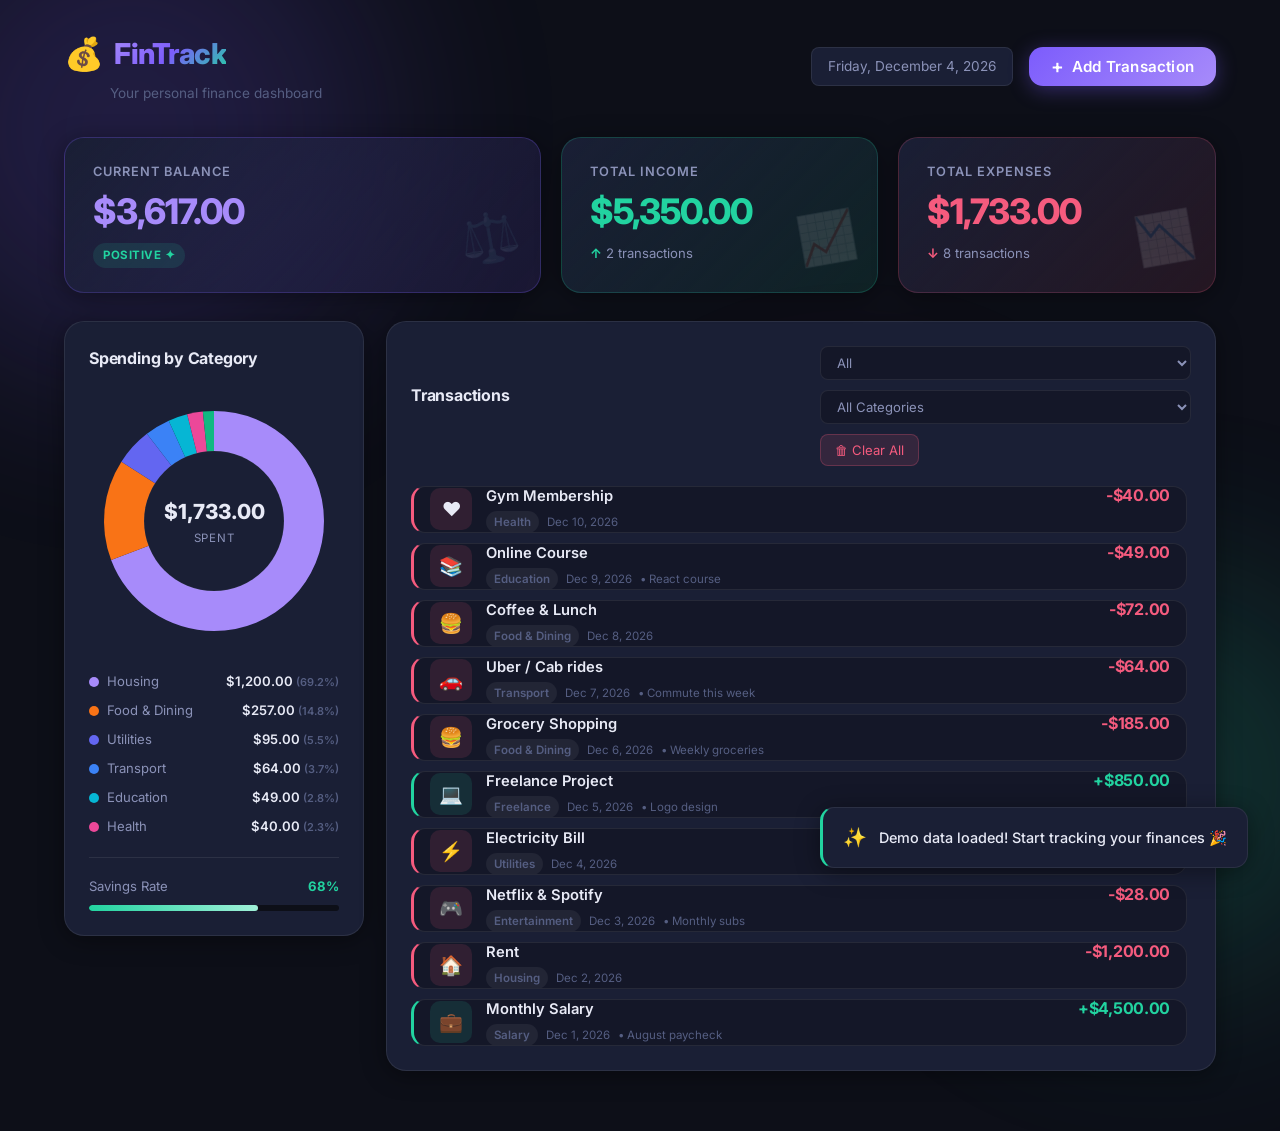
<file: projects/beginner/Javascript-projects/09-expense-tracker/index.html>
<!DOCTYPE html>
<html lang="en">
<head>
  <meta charset="UTF-8" />
  <meta name="viewport" content="width=device-width, initial-scale=1.0" />
  <title>Expense Tracker | Manage Your Finances</title>
  <meta name="description" content="A beautiful and functional expense tracker to manage your personal finances, track income and expenses, and visualize spending patterns." />
  <link rel="preconnect" href="https://fonts.googleapis.com" />
  <link rel="preconnect" href="https://fonts.gstatic.com" crossorigin />
  <link href="https://fonts.googleapis.com/css2?family=Inter:wght@300;400;500;600;700;800&display=swap" rel="stylesheet" />
  <link rel="stylesheet" href="style.css" />
</head>
<body>

  <!-- Background blobs -->
  <div class="bg-blob blob-1"></div>
  <div class="bg-blob blob-2"></div>
  <div class="bg-blob blob-3"></div>

  <div class="app-container">

    <!-- Header -->
    <header class="app-header">
      <div class="header-left">
        <div class="logo">
          <span class="logo-icon">💰</span>
          <span class="logo-text">FinTrack</span>
        </div>
        <p class="header-subtitle">Your personal finance dashboard</p>
      </div>
      <div class="header-right">
        <div class="date-display" id="current-date"></div>
        <button class="btn-add-transaction" id="open-modal-btn">
          <span>+</span> Add Transaction
        </button>
      </div>
    </header>

    <!-- Summary Cards -->
    <section class="summary-section" aria-label="Financial Summary">
      <div class="summary-card balance-card">
        <div class="card-label">Current Balance</div>
        <div class="card-amount balance-amount" id="balance">$0.00</div>
        <div class="card-footer">
          <span class="balance-indicator" id="balance-indicator">Neutral</span>
        </div>
        <div class="card-bg-icon">⚖️</div>
      </div>
      <div class="summary-card income-card">
        <div class="card-label">Total Income</div>
        <div class="card-amount income-amount" id="total-income">$0.00</div>
        <div class="card-footer">
          <span class="trend-up">↑</span> <span id="income-count">0 transactions</span>
        </div>
        <div class="card-bg-icon">📈</div>
      </div>
      <div class="summary-card expense-card">
        <div class="card-label">Total Expenses</div>
        <div class="card-amount expense-amount" id="total-expenses">$0.00</div>
        <div class="card-footer">
          <span class="trend-down">↓</span> <span id="expense-count">0 transactions</span>
        </div>
        <div class="card-bg-icon">📉</div>
      </div>
    </section>

    <!-- Main content: Chart + Transactions -->
    <div class="main-content">

      <!-- Chart Panel -->
      <aside class="chart-panel">
        <h2 class="panel-title">Spending by Category</h2>
        <div class="chart-wrapper">
          <canvas id="expense-chart" width="260" height="260" aria-label="Expense distribution donut chart"></canvas>
          <div class="chart-center-label">
            <span id="chart-center-amount">$0</span>
            <span class="chart-center-text">Spent</span>
          </div>
        </div>
        <div class="chart-legend" id="chart-legend">
          <p class="no-data-text">No expense data yet</p>
        </div>

        <!-- Savings rate -->
        <div class="savings-section">
          <div class="savings-label">
            <span>Savings Rate</span>
            <span id="savings-rate-pct">0%</span>
          </div>
          <div class="savings-bar-bg">
            <div class="savings-bar-fill" id="savings-bar" style="width: 0%"></div>
          </div>
        </div>
      </aside>

      <!-- Transactions Panel -->
      <section class="transactions-panel">
        <div class="transactions-header">
          <h2 class="panel-title">Transactions</h2>
          <div class="filter-controls">
            <select id="filter-type" class="filter-select" aria-label="Filter by type">
              <option value="all">All</option>
              <option value="income">Income</option>
              <option value="expense">Expense</option>
            </select>
            <select id="filter-category" class="filter-select" aria-label="Filter by category">
              <option value="all">All Categories</option>
            </select>
            <button class="btn-clear-all" id="clear-all-btn" title="Clear all transactions">🗑 Clear All</button>
          </div>
        </div>

        <div class="transactions-list" id="transactions-list" aria-live="polite" aria-label="Transactions list">
          <!-- Empty state -->
          <div class="empty-state" id="empty-state">
            <div class="empty-icon">🧾</div>
            <h3>No Transactions Yet</h3>
            <p>Add your first transaction to get started!</p>
            <button class="btn-add-first" id="add-first-btn">+ Add Transaction</button>
          </div>
        </div>
      </section>
    </div>
  </div>

  <!-- Modal Overlay -->
  <div class="modal-overlay" id="modal-overlay" role="dialog" aria-modal="true" aria-labelledby="modal-title">
    <div class="modal" id="modal">
      <div class="modal-header">
        <h2 class="modal-title" id="modal-title">Add Transaction</h2>
        <button class="modal-close" id="close-modal-btn" aria-label="Close modal">✕</button>
      </div>

      <!-- Type toggle -->
      <div class="type-toggle">
        <button class="type-btn active" id="type-income" data-type="income">
          <span>📈</span> Income
        </button>
        <button class="type-btn" id="type-expense" data-type="expense">
          <span>📉</span> Expense
        </button>
      </div>

      <form id="transaction-form" novalidate>
        <div class="form-group">
          <label for="tx-description">Description</label>
          <input
            type="text"
            id="tx-description"
            placeholder="e.g. Monthly salary, Grocery shopping..."
            maxlength="60"
            autocomplete="off"
          />
          <span class="input-error" id="desc-error">Please enter a description.</span>
        </div>

        <div class="form-row">
          <div class="form-group">
            <label for="tx-amount">Amount ($)</label>
            <input
              type="number"
              id="tx-amount"
              placeholder="0.00"
              min="0.01"
              step="0.01"
            />
            <span class="input-error" id="amount-error">Please enter a valid amount.</span>
          </div>
          <div class="form-group">
            <label for="tx-date">Date</label>
            <input type="date" id="tx-date" />
            <span class="input-error" id="date-error">Please enter a date.</span>
          </div>
        </div>

        <div class="form-group">
          <label for="tx-category">Category</label>
          <select id="tx-category" aria-label="Transaction category"></select>
        </div>

        <div class="form-group">
          <label for="tx-note">Note (optional)</label>
          <input
            type="text"
            id="tx-note"
            placeholder="Additional details..."
            maxlength="100"
            autocomplete="off"
          />
        </div>

        <div class="modal-actions">
          <button type="button" class="btn-cancel" id="cancel-btn">Cancel</button>
          <button type="submit" class="btn-submit" id="submit-btn">Add Transaction</button>
        </div>
      </form>
    </div>
  </div>

  <!-- Toast Notifications -->
  <div class="toast-container" id="toast-container" aria-live="assertive"></div>

  <script src="app.js"></script>
</body>
</html>
</file>
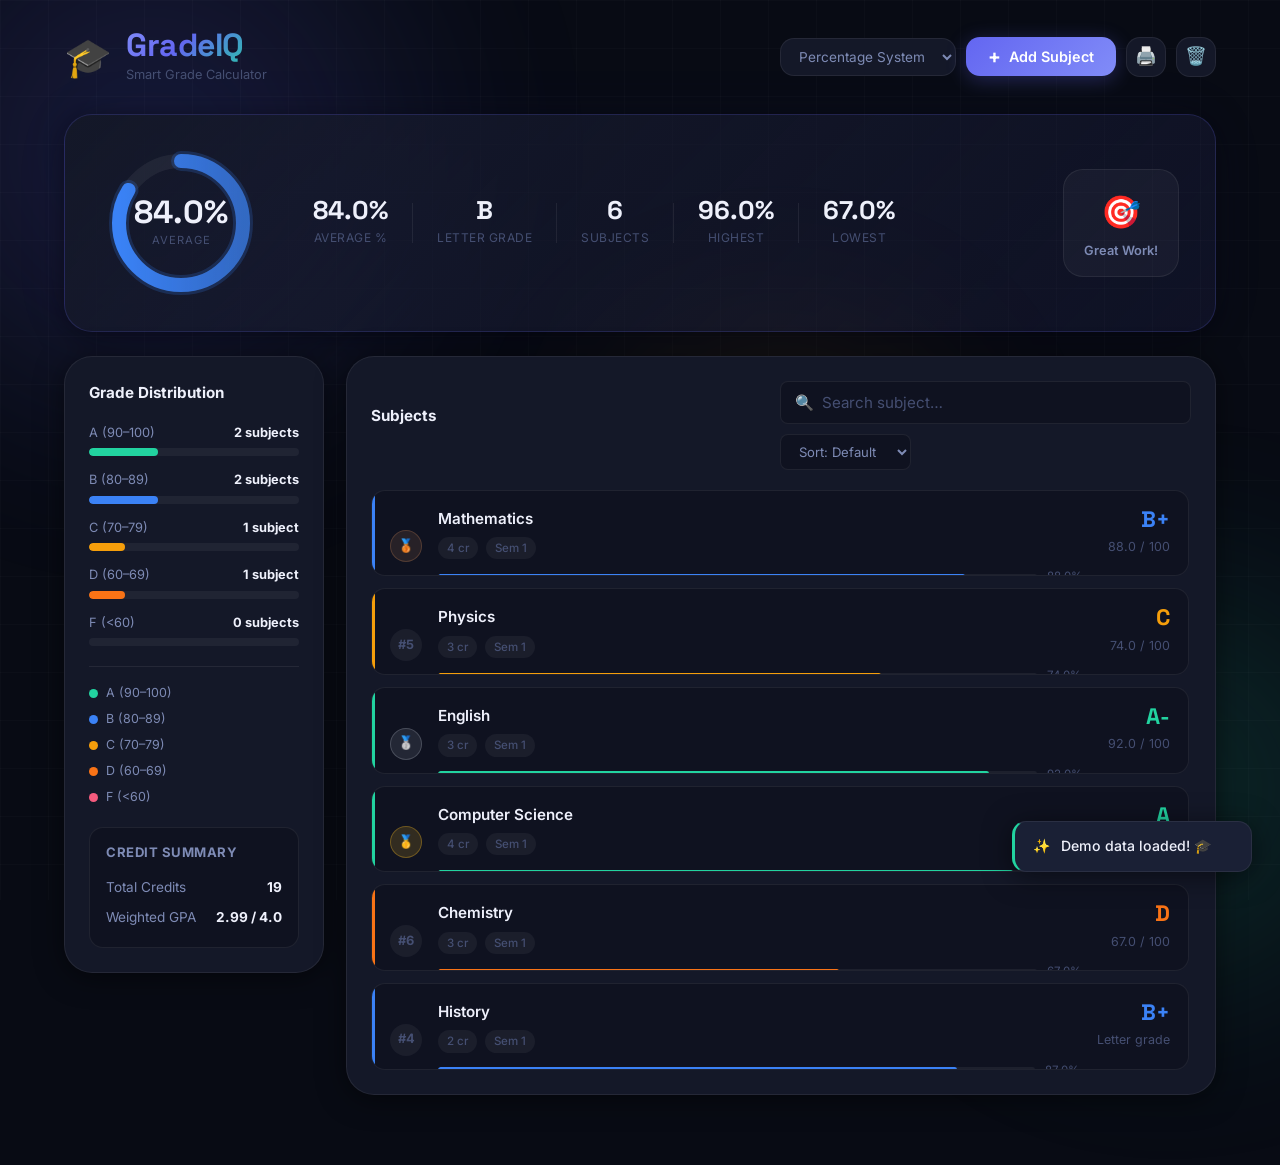
<file: projects/beginner/Javascript-projects/10-grade-calculator/index.html>
<!DOCTYPE html>
<html lang="en">
<head>
  <meta charset="UTF-8" />
  <meta name="viewport" content="width=device-width, initial-scale=1.0" />
  <title>GradeIQ | Student Grade Calculator</title>
  <meta name="description" content="A smart student grade calculator to track subjects, compute GPA, percentage, and generate your report card." />
  <link rel="preconnect" href="https://fonts.googleapis.com" />
  <link rel="preconnect" href="https://fonts.gstatic.com" crossorigin />
  <link href="https://fonts.googleapis.com/css2?family=Inter:wght@300;400;500;600;700;800;900&family=Space+Grotesk:wght@400;500;600;700&display=swap" rel="stylesheet" />
  <link rel="stylesheet" href="style.css" />
</head>
<body>

  <!-- Decorative background -->
  <div class="bg-blob blob-1"></div>
  <div class="bg-blob blob-2"></div>
  <div class="bg-blob blob-3"></div>
  <div class="grid-overlay"></div>

  <div class="app-container">

    <!-- ── Header ── -->
    <header class="app-header">
      <div class="header-brand">
        <div class="brand-logo">
          <span class="brand-icon">🎓</span>
          <div>
            <h1 class="brand-name">GradeIQ</h1>
            <p class="brand-tagline">Smart Grade Calculator</p>
          </div>
        </div>
      </div>
      <div class="header-actions">
        <div class="grading-system-wrap">
          <label for="grading-system" class="sr-only">Grading System</label>
          <select id="grading-system" class="system-select" aria-label="Select grading system">
            <option value="percentage">Percentage System</option>
            <option value="gpa4">GPA (4.0 Scale)</option>
            <option value="gpa10">GPA (10.0 Scale)</option>
          </select>
        </div>
        <button class="btn-primary" id="open-modal-btn">
          <span class="btn-icon">+</span> Add Subject
        </button>
        <button class="btn-icon-only" id="print-btn" title="Print Report Card" aria-label="Print report card">🖨️</button>
        <button class="btn-icon-only" id="clear-btn" title="Clear All" aria-label="Clear all subjects">🗑️</button>
      </div>
    </header>

    <!-- ── GPA / Summary Banner ── -->
    <section class="gpa-banner" aria-label="Overall performance summary">
      <div class="gpa-ring-wrap">
        <canvas id="gpa-ring-canvas" width="160" height="160" aria-label="GPA ring chart"></canvas>
        <div class="gpa-ring-center">
          <span class="gpa-value" id="gpa-display">—</span>
          <span class="gpa-label" id="gpa-label-text">GPA</span>
        </div>
      </div>

      <div class="banner-stats">
        <div class="banner-stat">
          <span class="stat-num" id="stat-avg">—</span>
          <span class="stat-desc">Average %</span>
        </div>
        <div class="banner-divider"></div>
        <div class="banner-stat">
          <span class="stat-num" id="stat-grade">—</span>
          <span class="stat-desc">Letter Grade</span>
        </div>
        <div class="banner-divider"></div>
        <div class="banner-stat">
          <span class="stat-num" id="stat-subjects">0</span>
          <span class="stat-desc">Subjects</span>
        </div>
        <div class="banner-divider"></div>
        <div class="banner-stat">
          <span class="stat-num" id="stat-highest">—</span>
          <span class="stat-desc">Highest</span>
        </div>
        <div class="banner-divider"></div>
        <div class="banner-stat">
          <span class="stat-num" id="stat-lowest">—</span>
          <span class="stat-desc">Lowest</span>
        </div>
      </div>

      <div class="banner-badge" id="performance-badge">
        <span class="badge-emoji" id="badge-emoji">🏆</span>
        <span class="badge-text" id="badge-text">Add subjects to begin</span>
      </div>
    </section>

    <!-- ── Main Content ── -->
    <div class="main-grid">

      <!-- Grade Distribution -->
      <aside class="dist-panel card">
        <h2 class="panel-title">Grade Distribution</h2>
        <div class="dist-bars" id="dist-bars">
          <!-- Rendered by JS -->
        </div>
        <div class="dist-legend">
          <div class="dist-leg-item"><span class="leg-dot" style="background:#22d3a0"></span> A (90–100)</div>
          <div class="dist-leg-item"><span class="leg-dot" style="background:#3b82f6"></span> B (80–89)</div>
          <div class="dist-leg-item"><span class="leg-dot" style="background:#f59e0b"></span> C (70–79)</div>
          <div class="dist-leg-item"><span class="leg-dot" style="background:#f97316"></span> D (60–69)</div>
          <div class="dist-leg-item"><span class="leg-dot" style="background:#f55b7e"></span> F (&lt;60)</div>
        </div>

        <!-- Credits summary -->
        <div class="credits-box" id="credits-box" style="display:none">
          <h3 class="credits-title">Credit Summary</h3>
          <div class="credits-row">
            <span>Total Credits</span>
            <strong id="total-credits-val">0</strong>
          </div>
          <div class="credits-row">
            <span>Weighted GPA</span>
            <strong id="weighted-gpa-val">—</strong>
          </div>
        </div>
      </aside>

      <!-- Subjects Table -->
      <section class="subjects-panel card">
        <div class="subjects-header">
          <h2 class="panel-title">Subjects</h2>
          <div class="subjects-controls">
            <input type="search" id="search-input" placeholder="🔍  Search subject…" class="search-box" aria-label="Search subjects" />
            <select id="sort-select" class="sort-select" aria-label="Sort subjects">
              <option value="default">Sort: Default</option>
              <option value="name">Sort: A–Z</option>
              <option value="highest">Sort: Highest</option>
              <option value="lowest">Sort: Lowest</option>
            </select>
          </div>
        </div>

        <!-- Empty state -->
        <div class="empty-state" id="empty-state">
          <div class="empty-anim">📖</div>
          <h3>No Subjects Added</h3>
          <p>Add your first subject to calculate your grades.</p>
          <button class="btn-primary" id="add-first-btn">+ Add Subject</button>
        </div>

        <!-- Subjects list -->
        <div class="subjects-list" id="subjects-list" aria-live="polite" aria-label="Subjects list"></div>
      </section>

    </div><!-- /.main-grid -->

  </div><!-- /.app-container -->

  <!-- ── Add Subject Modal ── -->
  <div class="modal-overlay" id="modal-overlay" role="dialog" aria-modal="true" aria-labelledby="modal-heading">
    <div class="modal">
      <div class="modal-header">
        <h2 class="modal-heading" id="modal-heading">Add Subject</h2>
        <button class="modal-close-btn" id="close-modal-btn" aria-label="Close">✕</button>
      </div>

      <form id="subject-form" novalidate>
        <div class="form-group">
          <label for="subj-name">Subject Name</label>
          <input type="text" id="subj-name" placeholder="e.g. Mathematics, Physics…" maxlength="50" autocomplete="off" />
          <span class="field-error" id="name-error">Please enter a subject name.</span>
        </div>

        <!-- Grade input mode toggle -->
        <div class="input-mode-toggle">
          <button type="button" class="mode-btn active" id="mode-marks" data-mode="marks">Marks</button>
          <button type="button" class="mode-btn" id="mode-letter" data-mode="letter">Letter Grade</button>
        </div>

        <!-- Marks mode -->
        <div id="marks-section">
          <div class="form-row">
            <div class="form-group">
              <label for="subj-obtained">Marks Obtained</label>
              <input type="number" id="subj-obtained" placeholder="85" min="0" step="0.1" />
              <span class="field-error" id="obtained-error">Enter valid marks.</span>
            </div>
            <div class="form-group">
              <label for="subj-total">Total Marks</label>
              <input type="number" id="subj-total" placeholder="100" min="1" step="0.1" value="100" />
              <span class="field-error" id="total-error">Enter valid total.</span>
            </div>
          </div>
        </div>

        <!-- Letter grade mode -->
        <div id="letter-section" style="display:none">
          <div class="form-group">
            <label for="subj-letter">Letter Grade</label>
            <div class="grade-pills" id="grade-pills">
              <button type="button" class="grade-pill" data-grade="A+">A+</button>
              <button type="button" class="grade-pill" data-grade="A">A</button>
              <button type="button" class="grade-pill" data-grade="A-">A-</button>
              <button type="button" class="grade-pill" data-grade="B+">B+</button>
              <button type="button" class="grade-pill" data-grade="B">B</button>
              <button type="button" class="grade-pill" data-grade="B-">B-</button>
              <button type="button" class="grade-pill" data-grade="C+">C+</button>
              <button type="button" class="grade-pill" data-grade="C">C</button>
              <button type="button" class="grade-pill" data-grade="C-">C-</button>
              <button type="button" class="grade-pill" data-grade="D">D</button>
              <button type="button" class="grade-pill" data-grade="F">F</button>
            </div>
            <input type="hidden" id="subj-letter" />
            <span class="field-error" id="letter-error">Please select a grade.</span>
          </div>
        </div>

        <div class="form-row">
          <div class="form-group">
            <label for="subj-credits">Credits / Weight <span class="optional-tag">(optional)</span></label>
            <input type="number" id="subj-credits" placeholder="3" min="0.5" max="10" step="0.5" />
          </div>
          <div class="form-group">
            <label for="subj-semester">Semester <span class="optional-tag">(optional)</span></label>
            <input type="text" id="subj-semester" placeholder="e.g. Sem 1" maxlength="20" autocomplete="off" />
          </div>
        </div>

        <div class="modal-actions">
          <button type="button" class="btn-secondary" id="cancel-btn">Cancel</button>
          <button type="submit" class="btn-primary" id="submit-btn">Add Subject</button>
        </div>
      </form>
    </div>
  </div>

  <!-- Toast container -->
  <div class="toast-container" id="toast-container" aria-live="assertive"></div>

  <!-- Print Report Card (hidden, shown on print) -->
  <div class="print-report" id="print-report">
    <div class="report-header">
      <h1>🎓 GradeIQ — Report Card</h1>
      <p id="report-date"></p>
    </div>
    <div class="report-summary" id="report-summary"></div>
    <table class="report-table" id="report-table">
      <thead>
        <tr><th>#</th><th>Subject</th><th>Marks</th><th>Percentage</th><th>Grade</th><th>Credits</th></tr>
      </thead>
      <tbody id="report-tbody"></tbody>
    </table>
    <div class="report-footer">Generated by GradeIQ</div>
  </div>

  <script src="app.js"></script>
</body>
</html>
</file>
<file: projects/beginner/Javascript-projects/01-counter-app/style.css>
/* ── Counter App – style.css ── */
*, *::before, *::after { box-sizing: border-box; margin: 0; padding: 0; }

:root {
  --clr-bg: #0d0d1a;
  --clr-card: rgba(255,255,255,0.04);
  --clr-border: rgba(255,255,255,0.08);
  --clr-accent: #7c5cfc;
  --clr-accent2: #fc5c7d;
  --clr-inc: #4ade80;
  --clr-dec: #f87171;
  --clr-reset: #94a3b8;
  --clr-text: #f1f5f9;
  --clr-muted: #64748b;
  --radius: 24px;
  --transition: 0.25s cubic-bezier(.4,0,.2,1);
}

body {
  min-height: 100vh;
  background: var(--clr-bg);
  color: var(--clr-text);
  font-family: 'Outfit', sans-serif;
  display: flex;
  align-items: center;
  justify-content: center;
  overflow-x: hidden;
}

/* Background orbs */
.bg-orbs { position: fixed; inset: 0; pointer-events: none; z-index: 0; }
.orb {
  position: absolute;
  border-radius: 50%;
  filter: blur(80px);
  opacity: 0.35;
  animation: drift 12s ease-in-out infinite alternate;
}
.orb-1 { width: 420px; height: 420px; background: var(--clr-accent); top: -120px; left: -120px; animation-delay: 0s; }
.orb-2 { width: 320px; height: 320px; background: var(--clr-accent2); bottom: -80px; right: -80px; animation-delay: -4s; }
.orb-3 { width: 250px; height: 250px; background: #22d3ee; top: 50%; left: 60%; animation-delay: -8s; }
@keyframes drift { from { transform: translate(0,0) scale(1); } to { transform: translate(30px, 20px) scale(1.08); } }

/* Container */
.container {
  position: relative; z-index: 1;
  width: 100%; max-width: 420px;
  padding: 2rem 1.25rem;
  display: flex; flex-direction: column; align-items: center; gap: 0.5rem;
}

.title { font-size: 2.4rem; font-weight: 900; letter-spacing: -1px; background: linear-gradient(135deg, #a78bfa, #f472b6); -webkit-background-clip: text; -webkit-text-fill-color: transparent; }
.subtitle { color: var(--clr-muted); font-size: 0.95rem; margin-bottom: 1rem; }

/* Card */
.card {
  width: 100%;
  background: var(--clr-card);
  border: 1px solid var(--clr-border);
  border-radius: var(--radius);
  padding: 2rem 1.75rem;
  backdrop-filter: blur(20px);
  display: flex; flex-direction: column; align-items: center; gap: 1.75rem;
  box-shadow: 0 24px 64px rgba(0,0,0,0.45);
}

/* Display */
.display { text-align: center; }
.counter-value {
  font-size: 5.5rem; font-weight: 900; line-height: 1;
  background: linear-gradient(135deg, #7c5cfc, #fc5c7d);
  -webkit-background-clip: text; -webkit-text-fill-color: transparent;
  transition: transform var(--transition);
}
.counter-value.bump { animation: bump 0.2s ease; }
@keyframes bump { 0%,100%{transform:scale(1);} 50%{transform:scale(1.12);} }
.counter-label { font-size: 0.85rem; color: var(--clr-muted); text-transform: uppercase; letter-spacing: 2px; margin-top: 0.5rem; }

/* Progress ring */
.progress-ring-wrap {
  position: relative; width: 120px; height: 120px;
  display: flex; align-items: center; justify-content: center;
}
.progress-ring { width: 120px; height: 120px; transform: rotate(-90deg); position: absolute; top: 0; left: 0; }
.ring-bg { fill: none; stroke: rgba(255,255,255,0.06); stroke-width: 8; }
.ring-fill {
  fill: none;
  stroke: url(#ringGradient);
  stroke-width: 8;
  stroke-linecap: round;
  stroke-dasharray: 326.7;
  stroke-dashoffset: 326.7;
  transition: stroke-dashoffset 0.5s cubic-bezier(.4,0,.2,1);
}
.ring-pct { position: relative; font-size: 1.1rem; font-weight: 700; color: #a78bfa; z-index: 1; }

/* Controls */
.controls { display: flex; align-items: center; gap: 1.25rem; }
.btn {
  width: 60px; height: 60px; border: none; border-radius: 50%;
  cursor: pointer; display: flex; align-items: center; justify-content: center;
  transition: transform var(--transition), box-shadow var(--transition), filter var(--transition);
}
.btn svg { width: 22px; height: 22px; }
.btn:active { transform: scale(0.9); }
.btn-increment {
  width: 72px; height: 72px;
  background: linear-gradient(135deg, #4ade80, #22d3ee);
  box-shadow: 0 8px 24px rgba(74,222,128,0.35);
  color: #0d0d1a;
}
.btn-increment:hover { box-shadow: 0 12px 32px rgba(74,222,128,0.55); transform: translateY(-2px); }
.btn-decrement {
  background: linear-gradient(135deg, #f87171, #fb923c);
  box-shadow: 0 8px 24px rgba(248,113,113,0.35);
  color: #fff;
}
.btn-decrement:hover { box-shadow: 0 12px 32px rgba(248,113,113,0.55); transform: translateY(-2px); }
.btn-reset {
  background: rgba(255,255,255,0.06);
  border: 1px solid var(--clr-border);
  color: var(--clr-reset);
}
.btn-reset:hover { background: rgba(255,255,255,0.1); transform: rotate(180deg); }

/* Step */
.step-wrap { display: flex; align-items: center; gap: 1rem; width: 100%; }
.step-label { font-size: 0.85rem; color: var(--clr-muted); white-space: nowrap; }
.step-input {
  flex: 1; background: rgba(255,255,255,0.05); border: 1px solid var(--clr-border);
  border-radius: 12px; padding: 0.5rem 0.75rem;
  color: var(--clr-text); font-family: inherit; font-size: 1rem; text-align: center;
  outline: none; transition: border-color var(--transition);
}
.step-input:focus { border-color: var(--clr-accent); }

/* History */
.history { width: 100%; }
.history-title { font-size: 0.8rem; text-transform: uppercase; letter-spacing: 2px; color: var(--clr-muted); margin-bottom: 0.75rem; }
.history-list { list-style: none; display: flex; flex-direction: column; gap: 0.4rem; max-height: 160px; overflow-y: auto; padding-right: 4px; }
.history-list::-webkit-scrollbar { width: 4px; }
.history-list::-webkit-scrollbar-track { background: transparent; }
.history-list::-webkit-scrollbar-thumb { background: rgba(255,255,255,0.1); border-radius: 4px; }
.history-item {
  display: flex; justify-content: space-between; align-items: center;
  background: rgba(255,255,255,0.03); border: 1px solid var(--clr-border);
  border-radius: 10px; padding: 0.45rem 0.85rem;
  font-size: 0.85rem; animation: slideIn 0.3s ease;
}
@keyframes slideIn { from { opacity: 0; transform: translateX(-12px); } to { opacity: 1; transform: translateX(0); } }
.history-action { color: var(--clr-muted); }
.history-val { font-weight: 600; color: var(--clr-text); }

@media (max-width: 480px) {
  .counter-value { font-size: 4rem; }
  .card { padding: 1.5rem 1.25rem; }
}
</file>
<file: projects/beginner/Javascript-projects/02-todo-list/style.css>
/* ── To-Do List – style.css ── */
*, *::before, *::after { box-sizing: border-box; margin: 0; padding: 0; }

:root {
  --bg: #0f0f1e;
  --card: rgba(255,255,255,0.04);
  --border: rgba(255,255,255,0.08);
  --accent: #818cf8;
  --accent2: #34d399;
  --danger: #f87171;
  --text: #f1f5f9;
  --muted: #64748b;
  --radius: 20px;
  --t: 0.25s cubic-bezier(.4,0,.2,1);
}

body {
  min-height: 100vh;
  background: var(--bg);
  color: var(--text);
  font-family: 'Outfit', sans-serif;
  display: flex; justify-content: center;
  padding: 2rem 1rem;
}

.bg-gradient {
  position: fixed; inset: 0; z-index: 0; pointer-events: none;
  background: radial-gradient(ellipse 80% 60% at 20% 0%, rgba(129,140,248,0.18) 0%, transparent 60%),
              radial-gradient(ellipse 60% 50% at 80% 100%, rgba(52,211,153,0.12) 0%, transparent 60%);
}

.container {
  position: relative; z-index: 1;
  width: 100%; max-width: 560px;
  display: flex; flex-direction: column; gap: 1.25rem;
}

/* Header */
.header {
  background: var(--card); border: 1px solid var(--border);
  border-radius: var(--radius); padding: 1.5rem 1.75rem;
  backdrop-filter: blur(20px);
}
.header-top { display: flex; justify-content: space-between; align-items: flex-start; margin-bottom: 1rem; }
.title { font-size: 2rem; font-weight: 800; letter-spacing: -1px; background: linear-gradient(135deg, #818cf8, #34d399); -webkit-background-clip: text; -webkit-text-fill-color: transparent; }
.date { font-size: 0.85rem; color: var(--muted); margin-top: 0.25rem; }
.stats-badge {
  background: linear-gradient(135deg, #818cf8, #34d399);
  color: #0f0f1e; font-weight: 700; font-size: 1rem;
  padding: 0.4rem 1rem; border-radius: 999px; white-space: nowrap;
}
.stats-label { font-size: 0.75rem; font-weight: 400; margin-left: 4px; }
.progress-bar-wrap { height: 4px; background: rgba(255,255,255,0.06); border-radius: 999px; overflow: hidden; }
.progress-bar { height: 100%; background: linear-gradient(90deg, #818cf8, #34d399); border-radius: 999px; width: 0%; transition: width 0.5s var(--t); }

/* Input */
.input-section { background: var(--card); border: 1px solid var(--border); border-radius: var(--radius); padding: 1.25rem 1.5rem; backdrop-filter: blur(20px); }
.input-row { display: flex; gap: 0.65rem; }
.task-input {
  flex: 1; background: rgba(255,255,255,0.05); border: 1px solid var(--border);
  border-radius: 12px; padding: 0.75rem 1rem;
  color: var(--text); font-family: inherit; font-size: 0.95rem; outline: none;
  transition: border-color var(--t);
}
.task-input:focus { border-color: var(--accent); }
.task-input::placeholder { color: var(--muted); }
.priority-select {
  background: rgba(255,255,255,0.06); border: 1px solid var(--border);
  border-radius: 12px; padding: 0.65rem 0.5rem;
  color: var(--text); font-family: inherit; font-size: 0.85rem; outline: none; cursor: pointer;
}
.add-btn {
  width: 48px; height: 48px; border: none; border-radius: 50%;
  background: linear-gradient(135deg, #818cf8, #34d399);
  color: #0f0f1e; font-size: 1.6rem; font-weight: 300;
  cursor: pointer; display: flex; align-items: center; justify-content: center; line-height: 1;
  transition: transform var(--t), box-shadow var(--t); flex-shrink: 0;
}
.add-btn:hover { transform: scale(1.1); box-shadow: 0 8px 24px rgba(129,140,248,0.4); }
.add-btn:active { transform: scale(0.94); }

/* Filters */
.filters { display: flex; gap: 0.5rem; }
.filter-btn {
  padding: 0.5rem 1.2rem; border-radius: 999px;
  border: 1px solid var(--border); background: transparent;
  color: var(--muted); font-family: inherit; font-size: 0.875rem; cursor: pointer;
  transition: all var(--t);
}
.filter-btn:hover { color: var(--text); border-color: rgba(255,255,255,0.2); }
.filter-btn.active {
  background: linear-gradient(135deg, #818cf8, #34d399);
  border-color: transparent; color: #0f0f1e; font-weight: 600;
}

/* Task list */
.task-list { list-style: none; display: flex; flex-direction: column; gap: 0.6rem; min-height: 0; }
.task-item {
  display: flex; align-items: center; gap: 0.85rem;
  background: var(--card); border: 1px solid var(--border);
  border-radius: 14px; padding: 1rem 1.25rem;
  backdrop-filter: blur(20px);
  animation: fadeSlide 0.3s ease;
  transition: border-color var(--t), opacity var(--t);
}
@keyframes fadeSlide { from { opacity: 0; transform: translateY(-8px); } to { opacity: 1; transform: translateY(0); } }
.task-item.completed { opacity: 0.55; }
.task-item.removing { animation: slideOut 0.3s ease forwards; }
@keyframes slideOut { to { opacity: 0; transform: translateX(30px); } }

.task-checkbox {
  width: 22px; height: 22px; border-radius: 50%; border: 2px solid var(--border);
  background: transparent; cursor: pointer; display: flex; align-items: center; justify-content: center;
  flex-shrink: 0; transition: all var(--t);
}
.task-checkbox.checked {
  background: linear-gradient(135deg, #818cf8, #34d399);
  border-color: transparent;
}
.task-checkbox.checked::after { content: '✓'; font-size: 0.8rem; color: #0f0f1e; font-weight: 700; }

.task-text-wrap { flex: 1; }
.task-text { font-size: 0.95rem; }
.task-item.completed .task-text { text-decoration: line-through; color: var(--muted); }
.task-meta { font-size: 0.75rem; color: var(--muted); margin-top: 2px; }

.priority-dot { width: 8px; height: 8px; border-radius: 50%; flex-shrink: 0; }
.priority-dot.low { background: #34d399; }
.priority-dot.medium { background: #fbbf24; }
.priority-dot.high { background: #f87171; }

.delete-btn {
  background: none; border: none; color: var(--muted); cursor: pointer;
  width: 30px; height: 30px; border-radius: 8px; display: flex; align-items: center; justify-content: center;
  transition: all var(--t); flex-shrink: 0;
}
.delete-btn:hover { color: var(--danger); background: rgba(248,113,113,0.1); }

/* Empty state */
.empty-state { text-align: center; padding: 3rem 1rem; color: var(--muted); display: none; }
.empty-state.visible { display: block; }
.empty-icon { font-size: 3rem; margin-bottom: 0.75rem; }

/* Footer actions */
.footer-actions {
  display: flex; justify-content: space-between; align-items: center;
  padding: 0.5rem 0.25rem;
}
.remaining-text { font-size: 0.85rem; color: var(--muted); }
.clear-btn {
  background: none; border: 1px solid var(--border); color: var(--muted);
  padding: 0.4rem 0.9rem; border-radius: 999px; font-family: inherit; font-size: 0.8rem;
  cursor: pointer; transition: all var(--t);
}
.clear-btn:hover { border-color: var(--danger); color: var(--danger); }

@media (max-width: 480px) {
  .input-row { flex-wrap: wrap; }
  .priority-select { width: 100%; }
}
</file>
<file: projects/beginner/Javascript-projects/03-calculator/style.css>
/* ── Calculator – style.css ── */
*, *::before, *::after { box-sizing: border-box; margin: 0; padding: 0; }

:root {
  --bg: #0a0a14;
  --glass: rgba(255,255,255,0.06);
  --glass-hover: rgba(255,255,255,0.12);
  --border: rgba(255,255,255,0.1);
  --key-func: rgba(255,255,255,0.12);
  --key-op: rgba(99,102,241,0.35);
  --key-op-active: rgba(99,102,241,0.7);
  --key-num: rgba(255,255,255,0.06);
  --key-eq: linear-gradient(135deg, #6366f1, #a855f7);
  --display-bg: rgba(0,0,0,0.3);
  --text: #f1f5f9;
  --muted: rgba(255,255,255,0.5);
  --accent: #818cf8;
  --t: 0.15s cubic-bezier(.4,0,.2,1);
}

body {
  min-height: 100vh;
  background: var(--bg);
  display: flex; align-items: center; justify-content: center;
  font-family: 'Outfit', sans-serif;
  overflow: hidden;
}

.bg { position: fixed; inset: 0; z-index: 0; pointer-events: none; }
.blob {
  position: absolute; border-radius: 50%; filter: blur(100px); opacity: 0.25;
  animation: pulse 8s ease-in-out infinite alternate;
}
.blob-1 { width: 500px; height: 500px; background: #6366f1; top: -200px; left: -100px; }
.blob-2 { width: 400px; height: 400px; background: #a855f7; bottom: -150px; right: -80px; animation-delay: -4s; }
@keyframes pulse { from { transform: scale(1); } to { transform: scale(1.15); } }

.wrapper { position: relative; z-index: 1; }

.calculator {
  width: 320px;
  background: rgba(15,15,30,0.75);
  border: 1px solid var(--border);
  border-radius: 28px;
  padding: 1.5rem;
  backdrop-filter: blur(30px);
  box-shadow: 0 32px 80px rgba(0,0,0,0.6), inset 0 1px 0 rgba(255,255,255,0.08);
}

/* Display */
.display {
  background: var(--display-bg);
  border: 1px solid rgba(255,255,255,0.06);
  border-radius: 16px;
  padding: 1.25rem 1.25rem 1rem;
  margin-bottom: 1.25rem;
  min-height: 100px;
  display: flex; flex-direction: column; align-items: flex-end; justify-content: flex-end;
  gap: 0.3rem; overflow: hidden;
}
.expression {
  font-size: 0.85rem; color: var(--muted);
  min-height: 1.2em; word-break: break-all; text-align: right;
}
.result {
  font-size: 2.75rem; font-weight: 700; color: var(--text);
  word-break: break-all; text-align: right; line-height: 1.1;
  transition: font-size var(--t);
}
.result.small { font-size: 2rem; }
.result.shake { animation: shake 0.3s ease; }
@keyframes shake { 0%,100%{transform:translateX(0);} 25%{transform:translateX(-6px);} 75%{transform:translateX(6px);} }

/* Keypad */
.keypad {
  display: grid;
  grid-template-columns: repeat(4, 1fr);
  gap: 0.6rem;
}

.key {
  border: none; border-radius: 14px; cursor: pointer;
  font-family: 'Outfit', sans-serif; font-size: 1.25rem; font-weight: 500;
  height: 60px; display: flex; align-items: center; justify-content: center;
  transition: background var(--t), transform var(--t), box-shadow var(--t);
  user-select: none; position: relative; overflow: hidden;
  -webkit-tap-highlight-color: transparent;
}
.key::after {
  content: ''; position: absolute; inset: 0;
  background: rgba(255,255,255,0);
  transition: background 0.1s;
}
.key:active::after { background: rgba(255,255,255,0.1); }
.key:active { transform: scale(0.93); }

.key-num { background: var(--key-num); color: var(--text); }
.key-num:hover { background: var(--glass-hover); }

.key-func { background: var(--key-func); color: var(--text); }
.key-func:hover { background: rgba(255,255,255,0.18); }

.key-op {
  background: var(--key-op);
  color: #a5b4fc; font-size: 1.4rem;
  box-shadow: 0 4px 12px rgba(99,102,241,0.2);
}
.key-op:hover { background: rgba(99,102,241,0.5); }
.key-op.active { background: #818cf8; color: #0a0a14; }

.key-eq {
  background: var(--key-eq);
  color: #fff; font-size: 1.4rem;
  box-shadow: 0 8px 20px rgba(99,102,241,0.4);
}
.key-eq:hover { box-shadow: 0 12px 28px rgba(99,102,241,0.55); transform: translateY(-1px); }

.key-wide { grid-column: span 2; border-radius: 14px; justify-content: flex-start; padding-left: 1.4rem; }

.key-back { color: #fca5a5; }
.key-back:hover { background: rgba(248,113,113,0.18) !important; color: #f87171; }
</file>
<file: projects/beginner/Javascript-projects/04-digital-clock/style.css>
/* ══════════════════════════════════════════════════════
   Digital Clock — style.css
   Full dynamic sky: sun arc · moon arc · stars · clouds
   ══════════════════════════════════════════════════════ */

*, *::before, *::after { box-sizing: border-box; margin: 0; padding: 0; }

html, body {
  width: 100%; min-height: 100vh;
  font-family: 'Outfit', sans-serif;
  color: #f1f5f9;
  /* Body background is set dynamically by JS every second */
  background: #020512;
  /* Smooth sky colour transitions */
  transition: background 4s ease;
  overflow: hidden;
}

/* ── Sky Scene ──────────────────────────────────────── */
.sky-scene {
  position: fixed;
  inset: 0;
  z-index: 0;
  pointer-events: none;
  overflow: hidden;
}

/* ── Stars ──────────────────────────────────────────── */
.stars-layer {
  position: absolute;
  inset: 0;
  /* opacity animated by JS */
  transition: opacity 5s ease;
}
.star {
  position: absolute;
  border-radius: 50%;
  background: #fff;
  animation: star-twinkle var(--dur, 3s) ease-in-out infinite alternate;
  animation-delay: var(--del, 0s);
}
@keyframes star-twinkle {
  from { opacity: var(--peak, 0.8); transform: scale(1); }
  to   { opacity: 0.05;            transform: scale(0.5); }
}

/* ── Shared celestial wrapper (0×0 centre-point) ────── */
.celestial {
  position: absolute;
  width: 0; height: 0;
  transform: translate(-50%, -50%);
  /* Smooth arc travel: only position & opacity interpolated by CSS */
  transition: left 3s linear, top 3s linear, opacity 4s ease;
  pointer-events: none;
  z-index: 3;
}

/* ── Sun ────────────────────────────────────────────── */
/* Outer atmospheric glow (very large, faint) */
.sun-outer-glow {
  position: absolute;
  width: 340px; height: 340px;
  top: -170px; left: -170px;
  border-radius: 50%;
  /* colour updated by JS */
  transition: background 4s ease, opacity 4s ease;
}

/* Spinning ray disc (sits behind sun body) */
.sun-rays {
  position: absolute;
  width: 200px; height: 200px;
  top: -100px; left: -100px;
  border-radius: 50%;
  background: repeating-conic-gradient(
    rgba(255, 225, 80, 0.22) 0deg 7deg,
    transparent              7deg 26deg
  );
  animation: sun-spin 18s linear infinite;
  transition: opacity 4s ease;
  z-index: 1;
}
@keyframes sun-spin { to { transform: rotate(360deg); } }

/* Sun body (in front of rays via z-index) */
.sun-body {
  position: absolute;
  width: 72px; height: 72px;
  top: -36px; left: -36px;
  border-radius: 50%;
  /* gradient & box-shadow updated by JS */
  transition: background 4s ease, box-shadow 4s ease;
  z-index: 2;
}

/* ── Moon ───────────────────────────────────────────── */
.moon-halo {
  position: absolute;
  width: 150px; height: 150px;
  top: -75px; left: -75px;
  border-radius: 50%;
  background: radial-gradient(circle,
    rgba(255,255,210,0.14) 25%,
    rgba(255,255,190,0.05) 55%,
    transparent 70%);
  animation: moon-pulse 4s ease-in-out infinite alternate;
}
@keyframes moon-pulse {
  from { transform: scale(1);    opacity: 0.8; }
  to   { transform: scale(1.18); opacity: 1;   }
}

.moon-body {
  position: absolute;
  width: 54px; height: 54px;
  top: -27px; left: -27px;
  border-radius: 50%;
  background: radial-gradient(circle at 36% 36%,
    #fefefe 0%,
    #f5f5e8 40%,
    #e4e4d0 75%,
    #d0d0b8 100%);
  box-shadow:
    0 0 18px  8px rgba(255,255,200,0.28),
    0 0 50px 22px rgba(220,220,175,0.14);
  overflow: hidden;
}

/* Moon craters */
.crater {
  position: absolute;
  border-radius: 50%;
  background: rgba(150,150,120,0.38);
  box-shadow: inset 0 1px 2px rgba(0,0,0,0.2);
}
.crater.c1 { width:15px; height:15px; top:17%; left:22%; }
.crater.c2 { width: 9px; height: 9px;  top:52%; left:57%; }
.crater.c3 { width:11px; height:11px;  top:66%; left:28%; }

/* ── Horizon atmospheric glow (sunrise / sunset) ────── */
.horizon-glow {
  position: absolute;
  bottom: 0; left: 0; right: 0;
  height: 260px;
  transition: background 4s ease, opacity 4s ease;
  pointer-events: none;
}

/* ── Clouds ─────────────────────────────────────────── */
.cloud {
  position: absolute;
  width:  var(--w, 130px);
  height: var(--h, 42px);
  top: var(--top, 15%);
  border-radius: 999px;
  /* colour updated by JS */
  background: rgba(255,255,255,0.82);
  filter: blur(1.5px);
  animation: cloud-drift var(--dur, 90s) linear infinite;
  animation-delay: var(--del, 0s);
  transition: background 4s ease, opacity 4s ease;
}
/* Classic cloud bumps */
.cloud::before, .cloud::after {
  content: '';
  position: absolute;
  border-radius: 50%;
  background: inherit;
}
.cloud::before { width:68%; height:190%; top:-45%; left:14%; }
.cloud::after  { width:50%; height:155%; top:-35%; left:48%; }

@keyframes cloud-drift {
  from { transform: translateX(-220px); }
  to   { transform: translateX(calc(100vw + 220px)); }
}

/* ── Ground silhouette ──────────────────────────────── */
.ground {
  position: absolute;
  bottom: 0; left: 0; right: 0;
  height: 90px;
  transition: background 4s ease;
}

/* ════════════════════════════════════════════════════
   Clock UI (sits above the sky at z-index 10)
   ════════════════════════════════════════════════════ */
.container {
  position: relative;
  z-index: 10;
  min-height: 100vh;
  display: flex;
  align-items: center;
  justify-content: center;
  padding: 1.5rem;
}

.clock-card {
  width: 100%;
  max-width: 640px;
  background: rgba(0, 0, 0, 0.32);
  border: 1px solid rgba(255, 255, 255, 0.16);
  border-radius: 28px;
  padding: 2.5rem 2rem;
  backdrop-filter: blur(22px);
  -webkit-backdrop-filter: blur(22px);
  box-shadow: 0 8px 40px rgba(0,0,0,0.5), inset 0 1px 0 rgba(255,255,255,0.08);
  display: flex;
  flex-direction: column;
  gap: 2rem;
}

/* ── Header ─────────────────────────────────────────── */
.clock-header { text-align: center; }
.greeting {
  font-size: 1.25rem; font-weight: 600;
  color: rgba(255,255,255,0.85);
  margin-bottom: 0.5rem;
  text-shadow: 0 2px 10px rgba(0,0,0,0.6);
}
.date-display { font-size: 1rem; color: rgba(255,255,255,0.5); }

/* ── Time digits ────────────────────────────────────── */
.time-display { display: flex; align-items: center; justify-content: center; gap: 0.75rem; }
.time-block   { display: flex; flex-direction: column; align-items: center; gap: 0.4rem; }

.time-digit {
  font-family: 'Share Tech Mono', monospace;
  font-size: clamp(3.5rem, 10vw, 5.5rem);
  font-weight: 400; line-height: 1;
  color: #fff;
  text-shadow: 0 0 30px rgba(255,255,255,0.25), 0 2px 10px rgba(0,0,0,0.7);
  letter-spacing: 2px;
}

.time-unit { font-size: 0.65rem; letter-spacing: 3px; color: rgba(255,255,255,0.4); text-transform: uppercase; }

.time-separator { font-size: clamp(2.5rem, 7vw, 4rem); color: rgba(255,255,255,0.35); line-height: 1; margin-bottom: 0.6rem; }
.colon { animation: blink 1s step-end infinite; display: inline-block; }
@keyframes blink { 0%,100%{opacity:1;} 50%{opacity:0.12;} }

.ampm-block { display: flex; align-items: flex-start; padding-top: 0.5rem; }
.ampm {
  font-size: 1.2rem; font-weight: 600;
  color: rgba(255,255,255,0.85);
  background: rgba(255,255,255,0.14);
  border: 1px solid rgba(255,255,255,0.22);
  padding: 0.25rem 0.65rem; border-radius: 8px;
}

/* ── Progress bars ──────────────────────────────────── */
.progress-row { display: flex; flex-direction: column; gap: 0.75rem; }
.progress-item { display: grid; grid-template-columns: auto 1fr; align-items: center; gap: 0.75rem; }
.progress-label { font-size: 0.72rem; text-transform: uppercase; letter-spacing: 2px; color: rgba(255,255,255,0.35); white-space: nowrap; }
.progress-track { height: 6px; background: rgba(255,255,255,0.08); border-radius: 999px; overflow: hidden; }
.progress-fill { height: 100%; border-radius: 999px; transition: width 1s ease; }
.fill-day  { background: linear-gradient(90deg, #ffd700, #ff8c00); }
.fill-year { background: linear-gradient(90deg, #67e8f9, #4ade80); }

/* ── Timezone row ───────────────────────────────────── */
.timezone-row { display: flex; align-items: center; gap: 0.75rem; }
.tz-btn {
  background: rgba(255,255,255,0.08); border: 1px solid rgba(255,255,255,0.14);
  color: rgba(255,255,255,0.45); padding: 0.4rem 0.9rem; border-radius: 999px;
  font-family: inherit; font-size: 0.8rem; cursor: pointer;
  transition: all 0.25s ease;
}
.tz-btn:hover { color: rgba(255,255,255,0.85); }
.tz-btn.active { background: rgba(255,255,255,0.2); border-color: rgba(255,255,255,0.4); color: #fff; }
.timezone-label { margin-left: auto; font-size: 0.8rem; color: rgba(255,255,255,0.38); }

@media (max-width: 500px) {
  .time-digit  { font-size: 3rem; }
  .clock-card  { padding: 1.75rem 1.25rem; }
}
</file>
<file: projects/beginner/Javascript-projects/05-weather-app/style.css>
/* ── Weather App – style.css ── */
*, *::before, *::after { box-sizing: border-box; margin: 0; padding: 0; }

:root {
  --bg: #0b0f1a;
  --card: rgba(255,255,255,0.05);
  --border: rgba(255,255,255,0.09);
  --text: #f1f5f9;
  --muted: #64748b;
  --accent: #38bdf8;
  --t: 0.3s cubic-bezier(.4,0,.2,1);
}

body {
  min-height: 100vh;
  background: var(--bg);
  color: var(--text);
  font-family: 'Outfit', sans-serif;
  display: flex; align-items: flex-start; justify-content: center;
  padding: 2rem 1rem;
}

/* Animated bg */
.weather-bg {
  position: fixed; inset: 0; z-index: 0; pointer-events: none;
  background: radial-gradient(ellipse 80% 50% at 50% -20%, rgba(56,189,248,0.2) 0%, transparent 70%);
  transition: background 1s;
}
.particle {
  position: absolute; border-radius: 50%;
  filter: blur(60px); opacity: 0.2;
  animation: float 10s ease-in-out infinite alternate;
}
#p1 { width:350px; height:350px; background:#38bdf8; top:-80px; left:-60px; }
#p2 { width:280px; height:280px; background:#818cf8; bottom:-60px; right:-60px; animation-delay:-4s; }
#p3 { width:220px; height:220px; background:#34d399; top:40%; left:50%; animation-delay:-8s; }
@keyframes float { from{transform:translate(0,0) scale(1);} to{transform:translate(20px,20px) scale(1.1);} }

.container { position:relative; z-index:1; width:100%; max-width:520px; display:flex; flex-direction:column; gap:1.25rem; }

/* App title */
.app-title { font-size:1.8rem; font-weight:800; background:linear-gradient(135deg,#38bdf8,#818cf8); -webkit-background-clip:text; -webkit-text-fill-color:transparent; text-align:center; }

/* Search */
.search-section { display:flex; flex-direction:column; align-items:center; gap:0.75rem; }
.search-bar { display:flex; gap:0.6rem; width:100%; }
.city-input {
  flex:1; background:var(--card); border:1px solid var(--border);
  border-radius:14px; padding:0.8rem 1.1rem; color:var(--text);
  font-family:inherit; font-size:1rem; outline:none; transition:border-color var(--t);
}
.city-input:focus { border-color:var(--accent); }
.city-input::placeholder { color:var(--muted); }

.search-btn, .location-btn {
  width:48px; height:48px; border:none; border-radius:14px; cursor:pointer;
  display:flex; align-items:center; justify-content:center; transition:all var(--t);
}
.search-btn { background:linear-gradient(135deg,#38bdf8,#818cf8); color:#0b0f1a; }
.search-btn:hover { box-shadow:0 8px 20px rgba(56,189,248,0.4); transform:translateY(-1px); }
.location-btn { background:var(--card); border:1px solid var(--border); color:var(--muted); }
.location-btn:hover { color:var(--text); border-color:rgba(255,255,255,0.2); }

/* Loading */
.loading { text-align:center; padding:2rem; color:var(--muted); display:flex; flex-direction:column; align-items:center; gap:1rem; }
.spinner { width:36px; height:36px; border:3px solid rgba(255,255,255,0.08); border-top-color:var(--accent); border-radius:50%; animation:spin 0.8s linear infinite; }
@keyframes spin { to{transform:rotate(360deg);} }

/* Error */
.error-msg { background:rgba(248,113,113,0.12); border:1px solid rgba(248,113,113,0.25); border-radius:14px; padding:1rem 1.25rem; color:#fca5a5; text-align:center; }

/* Weather card */
.weather-card {
  background:var(--card); border:1px solid var(--border);
  border-radius:24px; padding:1.75rem; backdrop-filter:blur(20px);
  animation:fadeUp 0.5s ease;
  box-shadow:0 24px 60px rgba(0,0,0,0.45);
}
@keyframes fadeUp { from{opacity:0;transform:translateY(20px);} to{opacity:1;transform:translateY(0);} }

.main-info { display:flex; justify-content:space-between; align-items:flex-start; margin-bottom:1.5rem; }
.city-name { font-size:1.8rem; font-weight:700; }
.country { color:var(--muted); font-size:0.9rem; margin-top:2px; }
.local-time { color:var(--accent); font-size:0.85rem; margin-top:6px; }
.weather-icon { font-size:3.5rem; text-align:center; }
.weather-desc { font-size:0.8rem; color:var(--muted); text-align:center; margin-top:4px; text-transform:capitalize; }

.temp-section { text-align:center; margin-bottom:1.75rem; }
.temperature {
  font-size:5rem; font-weight:800; letter-spacing:-2px;
  background:linear-gradient(135deg,#f1f5f9,#94a3b8);
  -webkit-background-clip:text; -webkit-text-fill-color:transparent;
}
.unit-toggle { display:flex; justify-content:center; gap:0.5rem; margin:0.5rem 0; }
.unit-btn {
  background:var(--card); border:1px solid var(--border); color:var(--muted);
  padding:0.3rem 0.8rem; border-radius:999px; font-family:inherit; font-size:0.85rem; cursor:pointer; transition:all var(--t);
}
.unit-btn.active { background:var(--accent); border-color:transparent; color:#0b0f1a; font-weight:600; }
.feels-like { color:var(--muted); font-size:0.9rem; }

.stats-grid { display:grid; grid-template-columns:repeat(2,1fr); gap:0.75rem; margin-bottom:1.25rem; }
.stat-card {
  background:rgba(255,255,255,0.03); border:1px solid var(--border);
  border-radius:16px; padding:1rem; text-align:center; transition:all var(--t);
}
.stat-card:hover { background:rgba(255,255,255,0.07); transform:translateY(-2px); }
.stat-icon { font-size:1.5rem; margin-bottom:0.4rem; }
.stat-value { font-size:1.2rem; font-weight:700; margin-bottom:0.2rem; }
.stat-label { font-size:0.75rem; color:var(--muted); text-transform:uppercase; letter-spacing:1px; }

.sun-row { display:flex; align-items:center; justify-content:center; gap:1.25rem; padding-top:1rem; border-top:1px solid var(--border); }
.sun-item { font-size:0.9rem; color:var(--muted); }
.sun-item span { color:var(--text); font-weight:600; }
.sun-divider { color:var(--border); }

/* Demo note */
.demo-note { background:rgba(251,191,36,0.08); border:1px solid rgba(251,191,36,0.2); border-radius:12px; padding:0.85rem 1rem; font-size:0.82rem; color:#fcd34d; }

.hidden { display:none !important; }

@media(max-width:480px) { .stats-grid { grid-template-columns:repeat(2,1fr); } }
</file>
<file: projects/beginner/Javascript-projects/07-quote-generator/style.css>
/* ── Quote Generator – style.css ── */
*, *::before, *::after { box-sizing: border-box; margin: 0; padding: 0; }

:root {
  --bg: #07080f;
  --card: rgba(255,255,255,0.04);
  --border: rgba(255,255,255,0.08);
  --text: #f1f5f9;
  --muted: #64748b;
  --accent: #c084fc;
  --accent2: #f472b6;
  --t: 0.3s cubic-bezier(.4,0,.2,1);
}

body {
  min-height: 100vh;
  background: var(--bg);
  color: var(--text);
  font-family: 'Outfit', sans-serif;
  display: flex; justify-content: center;
  padding: 2.5rem 1rem;
}

.canvas-bg {
  position: fixed; inset: 0; z-index: 0; pointer-events: none;
  background:
    radial-gradient(ellipse 80% 60% at 50% -10%, rgba(192,132,252,0.18) 0%, transparent 70%),
    radial-gradient(ellipse 50% 40% at 0% 100%, rgba(244,114,182,0.1) 0%, transparent 60%);
}

.container { position: relative; z-index: 1; width: 100%; max-width: 640px; display: flex; flex-direction: column; align-items: center; gap: 1.5rem; }

.app-title { font-size: 1.8rem; font-weight: 800; background: linear-gradient(135deg, #c084fc, #f472b6); -webkit-background-clip: text; -webkit-text-fill-color: transparent; text-align: center; }

/* Quote card */
.quote-card {
  width: 100%; position: relative;
  background: var(--card); border: 1px solid var(--border);
  border-radius: 24px; padding: 2.5rem 2rem;
  backdrop-filter: blur(24px);
  box-shadow: 0 24px 72px rgba(0,0,0,0.55);
  transition: all 0.4s cubic-bezier(.4,0,.2,1);
  overflow: hidden;
  min-height: 200px; display: flex; flex-direction: column; justify-content: center;
}
.quote-card.fade-out { opacity: 0; transform: translateY(10px) scale(0.98); }
.quote-card.fade-in  { animation: fadeIn 0.5s cubic-bezier(.4,0,.2,1); }
@keyframes fadeIn { from { opacity: 0; transform: translateY(14px) scale(0.97); } to { opacity: 1; transform: none; } }

.quote-decoration {
  position: absolute; font-family: 'Playfair Display', serif;
  font-size: 8rem; line-height: 1; color: rgba(192,132,252,0.12);
  font-style: normal; pointer-events: none;
}
.top-left    { top: -20px; left: 12px; }
.bottom-right { bottom: -40px; right: 16px; }

.category-badge {
  display: inline-block; align-self: flex-start;
  background: linear-gradient(135deg, rgba(192,132,252,0.2), rgba(244,114,182,0.2));
  border: 1px solid rgba(192,132,252,0.25);
  color: #e879f9; font-size: 0.75rem; font-weight: 600;
  text-transform: uppercase; letter-spacing: 1.5px;
  padding: 0.25rem 0.8rem; border-radius: 999px;
  margin-bottom: 1.25rem;
}

.quote-text {
  font-family: 'Playfair Display', serif;
  font-size: clamp(1.1rem, 3vw, 1.45rem);
  font-style: italic; line-height: 1.65;
  color: #e2e8f0; margin-bottom: 1.25rem;
  position: relative; z-index: 1;
}
.quote-author {
  font-size: 0.9rem; font-weight: 600; color: var(--accent);
  text-align: right; position: relative; z-index: 1;
}

/* Actions */
.action-row { display: flex; gap: 0.6rem; flex-wrap: wrap; justify-content: center; }
.action-btn {
  display: flex; align-items: center; gap: 0.5rem;
  padding: 0.55rem 1.1rem; border-radius: 999px;
  border: 1px solid var(--border); cursor: pointer;
  font-family: inherit; font-size: 0.875rem; font-weight: 500;
  transition: all var(--t);
}
.btn-fav   { background: rgba(244,114,182,0.1); color: #f472b6; border-color: rgba(244,114,182,0.2); }
.btn-fav:hover { background: rgba(244,114,182,0.2); }
.btn-fav.active { background: rgba(244,114,182,0.3); border-color: #f472b6; }
.btn-copy  { background: rgba(148,163,184,0.08); color: #94a3b8; }
.btn-copy:hover { background: rgba(148,163,184,0.16); color: var(--text); }
.btn-tweet { background: rgba(0,0,0,0.3); color: #94a3b8; border-color: rgba(255,255,255,0.1); }
.btn-tweet:hover { background: rgba(29,161,242,0.15); color: #38bdf8; }
.btn-new   { background: linear-gradient(135deg, #c084fc, #f472b6); color: #07080f; border: none; font-weight: 700; }
.btn-new:hover { box-shadow: 0 8px 24px rgba(192,132,252,0.4); transform: translateY(-1px); }

/* Category filter */
.category-filter { display: flex; flex-wrap: wrap; align-items: center; gap: 0.6rem; width: 100%; }
.filter-label { font-size: 0.78rem; text-transform: uppercase; letter-spacing: 2px; color: var(--muted); }
.category-chips { display: flex; flex-wrap: wrap; gap: 0.45rem; }
.chip {
  background: rgba(255,255,255,0.05); border: 1px solid var(--border);
  color: var(--muted); padding: 0.3rem 0.9rem; border-radius: 999px;
  font-size: 0.8rem; cursor: pointer; transition: all var(--t);
}
.chip:hover { color: var(--text); border-color: rgba(255,255,255,0.2); }
.chip.active { background: linear-gradient(135deg, rgba(192,132,252,0.25), rgba(244,114,182,0.25)); border-color: var(--accent); color: var(--accent); }

/* Favorites */
.favorites-section { width: 100%; }
.favorites-title { font-size: 0.85rem; text-transform: uppercase; letter-spacing: 2px; color: var(--muted); margin-bottom: 0.75rem; }
.favorites-list { display: flex; flex-direction: column; gap: 0.6rem; }
.fav-item {
  background: var(--card); border: 1px solid var(--border);
  border-radius: 14px; padding: 1rem 1.25rem;
  font-size: 0.9rem; display: flex; justify-content: space-between; align-items: flex-start; gap: 1rem;
  animation: fadeIn 0.3s ease;
}
.fav-text { font-style: italic; color: #cbd5e1; flex: 1; }
.fav-author { font-size: 0.78rem; color: var(--accent); margin-top: 4px; }
.fav-del { background: none; border: none; color: var(--muted); cursor: pointer; flex-shrink: 0; transition: color var(--t); }
.fav-del:hover { color: #f87171; }

/* Toast */
.toast {
  position: fixed; bottom: 2rem; left: 50%; transform: translateX(-50%);
  background: #1e293b; border: 1px solid rgba(255,255,255,0.1);
  color: var(--text); padding: 0.7rem 1.4rem; border-radius: 999px;
  font-size: 0.875rem; z-index: 100;
  animation: toastIn 0.3s ease;
}
.toast.hidden { display: none; }
@keyframes toastIn { from { opacity: 0; transform: translateX(-50%) translateY(8px); } to { opacity: 1; transform: translateX(-50%) translateY(0); } }
</file>
<file: projects/beginner/Javascript-projects/08-text-to-speech/style.css>
/* ── Text-to-Speech – style.css ── */
*, *::before, *::after { box-sizing: border-box; margin: 0; padding: 0; }

:root {
  --bg: #080b14;
  --card: rgba(255,255,255,0.04);
  --border: rgba(255,255,255,0.08);
  --text: #f1f5f9;
  --muted: #64748b;
  --accent: #38bdf8;
  --accent2: #818cf8;
  --t: 0.25s cubic-bezier(.4,0,.2,1);
}

body {
  min-height: 100vh;
  background: var(--bg);
  color: var(--text);
  font-family: 'Outfit', sans-serif;
  display: flex; justify-content: center;
  padding: 2.5rem 1rem;
}

/* Animated waves */
.bg-waves { position: fixed; inset: 0; z-index: 0; pointer-events: none; overflow: hidden; }
.wave {
  position: absolute; width: 200%; left: -50%;
  border-radius: 40%;
  animation: wave-anim 15s ease-in-out infinite alternate;
  opacity: 0.06;
}
.wave-1 { height: 300px; bottom: -80px; background: linear-gradient(135deg, #38bdf8, #818cf8); animation-duration: 12s; }
.wave-2 { height: 250px; bottom: -120px; background: linear-gradient(135deg, #818cf8, #c084fc); animation-duration: 18s; animation-delay: -4s; }
.wave-3 { height: 200px; bottom: -160px; background: linear-gradient(135deg, #c084fc, #f472b6); animation-duration: 24s; animation-delay: -8s; }
@keyframes wave-anim { from { transform: translateX(-5%) rotate(0deg); } to { transform: translateX(5%) rotate(2deg); } }

.container { position: relative; z-index: 1; width: 100%; max-width: 560px; display: flex; flex-direction: column; gap: 1.5rem; }

/* Header */
.header { text-align: center; }
.logo-wrap { display: flex; align-items: center; justify-content: center; gap: 0.65rem; margin-bottom: 0.5rem; }
.logo-icon {
  width: 50px; height: 50px; border-radius: 14px;
  background: linear-gradient(135deg, #38bdf8, #818cf8);
  display: flex; align-items: center; justify-content: center; color: #080b14;
}
.app-title { font-size: 2rem; font-weight: 800; background: linear-gradient(135deg, #38bdf8, #c084fc); -webkit-background-clip: text; -webkit-text-fill-color: transparent; }
.subtitle { color: var(--muted); font-size: 0.9rem; }

/* Card */
.card {
  background: var(--card); border: 1px solid var(--border);
  border-radius: 24px; padding: 1.75rem; backdrop-filter: blur(24px);
  box-shadow: 0 24px 64px rgba(0,0,0,0.5);
  display: flex; flex-direction: column; gap: 1.25rem;
}

/* Textarea */
.textarea-wrap { position: relative; }
.text-input {
  width: 100%; background: rgba(255,255,255,0.05); border: 1px solid var(--border);
  border-radius: 14px; padding: 1rem 1.1rem; padding-bottom: 2rem;
  color: var(--text); font-family: inherit; font-size: 1rem; line-height: 1.6;
  resize: vertical; outline: none; transition: border-color var(--t);
}
.text-input:focus { border-color: var(--accent); }
.text-input::placeholder { color: var(--muted); }
.char-counter { position: absolute; bottom: 0.6rem; right: 0.9rem; font-size: 0.75rem; color: var(--muted); }

/* Presets */
.presets { display: flex; gap: 0.5rem; flex-wrap: wrap; }
.preset-btn {
  background: rgba(255,255,255,0.04); border: 1px solid var(--border);
  color: var(--muted); padding: 0.4rem 0.85rem; border-radius: 999px;
  font-family: inherit; font-size: 0.8rem; cursor: pointer; transition: all var(--t);
}
.preset-btn:hover { color: var(--text); border-color: rgba(255,255,255,0.2); background: rgba(255,255,255,0.08); }

/* Voice controls */
.voice-controls { display: flex; flex-direction: column; gap: 1rem; }
.control-group { display: grid; grid-template-columns: 130px 1fr; align-items: center; gap: 0.75rem; }
.control-label { font-size: 0.85rem; color: var(--muted); }
.slider-val { color: var(--accent); font-weight: 600; margin-left: 0.4rem; }
.voice-select {
  background: rgba(255,255,255,0.05); border: 1px solid var(--border);
  border-radius: 10px; padding: 0.5rem 0.75rem;
  color: var(--text); font-family: inherit; font-size: 0.875rem; outline: none; cursor: pointer;
}
.voice-select option { background: #13141f; }

.slider { -webkit-appearance: none; appearance: none; width: 100%; height: 4px; border-radius: 999px; background: rgba(255,255,255,0.1); outline: none; cursor: pointer; }
.slider::-webkit-slider-thumb {
  -webkit-appearance: none; appearance: none;
  width: 18px; height: 18px; border-radius: 50%;
  background: linear-gradient(135deg, #38bdf8, #818cf8);
  cursor: pointer; transition: transform var(--t);
  box-shadow: 0 4px 12px rgba(56,189,248,0.4);
}
.slider::-webkit-slider-thumb:hover { transform: scale(1.2); }

/* Visualizer */
.visualizer {
  display: flex; align-items: center; justify-content: center; gap: 4px;
  height: 60px; padding: 0.5rem 0;
}
.vis-bar {
  width: 6px; border-radius: 999px;
  background: linear-gradient(180deg, #38bdf8, #818cf8);
  height: 8px; opacity: 0.35;
  transition: height 0.1s ease, opacity 0.3s;
}
.vis-bar.active { opacity: 1; }
@keyframes vis-pulse { 0%,100%{height:8px;} 50%{height:var(--h,30px);} }

/* Playback controls */
.playback-controls { display: flex; align-items: center; justify-content: center; gap: 1rem; }
.ctrl-btn {
  border: none; border-radius: 50%; cursor: pointer;
  display: flex; align-items: center; justify-content: center;
  transition: all var(--t);
}
.ctrl-btn:disabled { opacity: 0.35; cursor: not-allowed; }
.btn-play {
  width: 68px; height: 68px;
  background: linear-gradient(135deg, #38bdf8, #818cf8);
  color: #080b14;
  box-shadow: 0 8px 24px rgba(56,189,248,0.4);
}
.btn-play:not(:disabled):hover { box-shadow: 0 12px 32px rgba(56,189,248,0.55); transform: scale(1.05); }
.btn-stop, .btn-pause {
  width: 48px; height: 48px;
  background: rgba(255,255,255,0.06); border: 1px solid var(--border);
  color: var(--muted);
}
.btn-stop:not(:disabled):hover, .btn-pause:not(:disabled):hover { background: rgba(255,255,255,0.12); color: var(--text); }

/* Status */
.status-msg { text-align: center; font-size: 0.875rem; color: var(--muted); min-height: 1.25em; }
.status-msg.speaking { color: var(--accent); animation: pulse-text 1.5s ease-in-out infinite alternate; }
@keyframes pulse-text { from { opacity: 0.7; } to { opacity: 1; } }

@media (max-width: 480px) { .control-group { grid-template-columns: 1fr; } }
</file>
<file: projects/beginner/Javascript-projects/09-expense-tracker/style.css>
/* =========================================================
   FinTrack - Expense Tracker — style.css
   ========================================================= */

/* ---------- Reset & Base ---------- */
*, *::before, *::after {
  margin: 0;
  padding: 0;
  box-sizing: border-box;
}

:root {
  --bg-base:       #0d0f18;
  --bg-surface:    #141728;
  --bg-card:       #1a1f35;
  --bg-card-hover: #1f2540;
  --border:        rgba(255,255,255,0.08);
  --border-active: rgba(130,100,255,0.5);

  --text-primary:  #e8eaf6;
  --text-secondary:#8b92b8;
  --text-muted:    #555e82;

  --income:    #22d3a0;
  --income-bg: rgba(34,211,160,0.12);
  --expense:   #f55b7e;
  --expense-bg:rgba(245,91,126,0.12);
  --balance:   #a78bfa;
  --balance-bg:rgba(167,139,250,0.12);

  --accent:        #7c5cfc;
  --accent-hover:  #9172ff;
  --accent-glow:   rgba(124,92,252,0.35);

  /* Category palette */
  --cat-food:       #f97316;
  --cat-transport:  #3b82f6;
  --cat-housing:    #a78bfa;
  --cat-health:     #ec4899;
  --cat-entertainment:#10b981;
  --cat-shopping:   #f59e0b;
  --cat-education:  #06b6d4;
  --cat-utilities:  #6366f1;
  --cat-salary:     #22d3a0;
  --cat-freelance:  #84cc16;
  --cat-investment: #eab308;
  --cat-other:      #94a3b8;

  --radius-sm: 8px;
  --radius-md: 14px;
  --radius-lg: 20px;
  --radius-xl: 28px;

  --shadow-card: 0 4px 24px rgba(0,0,0,0.4);
  --shadow-glow: 0 0 40px var(--accent-glow);
  --transition: 0.25s cubic-bezier(0.4,0,0.2,1);
}

html { scroll-behavior: smooth; }

body {
  font-family: 'Inter', sans-serif;
  background: var(--bg-base);
  color: var(--text-primary);
  min-height: 100vh;
  overflow-x: hidden;
  line-height: 1.6;
}

/* ---------- Background Blobs ---------- */
.bg-blob {
  position: fixed;
  border-radius: 50%;
  filter: blur(100px);
  opacity: 0.18;
  pointer-events: none;
  z-index: 0;
  animation: blobFloat 10s ease-in-out infinite alternate;
}
.blob-1 {
  width: 500px; height: 500px;
  background: #7c5cfc;
  top: -120px; left: -120px;
  animation-delay: 0s;
}
.blob-2 {
  width: 400px; height: 400px;
  background: #22d3a0;
  bottom: -80px; right: -80px;
  animation-delay: -3s;
}
.blob-3 {
  width: 300px; height: 300px;
  background: #f55b7e;
  top: 50%; left: 55%;
  animation-delay: -6s;
}
@keyframes blobFloat {
  from { transform: translateY(0) scale(1); }
  to   { transform: translateY(40px) scale(1.08); }
}

/* ---------- App Container ---------- */
.app-container {
  position: relative;
  z-index: 1;
  max-width: 1200px;
  margin: 0 auto;
  padding: 28px 24px 60px;
}

/* ---------- Header ---------- */
.app-header {
  display: flex;
  justify-content: space-between;
  align-items: center;
  margin-bottom: 32px;
  flex-wrap: wrap;
  gap: 16px;
}
.header-left { display: flex; flex-direction: column; gap: 4px; }
.logo {
  display: flex;
  align-items: center;
  gap: 10px;
}
.logo-icon { font-size: 2rem; }
.logo-text {
  font-size: 1.8rem;
  font-weight: 800;
  background: linear-gradient(135deg, #a78bfa, #7c5cfc, #22d3a0);
  -webkit-background-clip: text;
  -webkit-text-fill-color: transparent;
  background-clip: text;
  letter-spacing: -0.5px;
}
.header-subtitle { font-size: 0.85rem; color: var(--text-muted); margin-left: 46px; }

.header-right {
  display: flex;
  align-items: center;
  gap: 16px;
  flex-wrap: wrap;
}
.date-display {
  font-size: 0.85rem;
  color: var(--text-secondary);
  background: var(--bg-card);
  border: 1px solid var(--border);
  padding: 8px 16px;
  border-radius: var(--radius-sm);
}

/* ---------- Primary Button ---------- */
.btn-add-transaction {
  display: flex;
  align-items: center;
  gap: 8px;
  padding: 10px 22px;
  background: linear-gradient(135deg, #7c5cfc, #a78bfa);
  border: none;
  border-radius: var(--radius-md);
  color: #fff;
  font-size: 0.95rem;
  font-weight: 600;
  font-family: 'Inter', sans-serif;
  cursor: pointer;
  transition: all var(--transition);
  box-shadow: 0 4px 20px var(--accent-glow);
  letter-spacing: 0.2px;
}
.btn-add-transaction span { font-size: 1.2rem; line-height: 1; }
.btn-add-transaction:hover {
  transform: translateY(-2px);
  box-shadow: 0 8px 30px var(--accent-glow);
  background: linear-gradient(135deg, #8d6dfd, #b89dff);
}
.btn-add-transaction:active { transform: translateY(0); }

/* ---------- Summary Cards ---------- */
.summary-section {
  display: grid;
  grid-template-columns: 1.5fr 1fr 1fr;
  gap: 20px;
  margin-bottom: 28px;
}

.summary-card {
  position: relative;
  background: var(--bg-card);
  border: 1px solid var(--border);
  border-radius: var(--radius-lg);
  padding: 24px 28px;
  overflow: hidden;
  transition: transform var(--transition), box-shadow var(--transition);
  box-shadow: var(--shadow-card);
}
.summary-card:hover {
  transform: translateY(-4px);
  box-shadow: var(--shadow-card), 0 0 30px rgba(0,0,0,0.3);
}
.card-label {
  font-size: 0.8rem;
  font-weight: 600;
  text-transform: uppercase;
  letter-spacing: 1px;
  color: var(--text-secondary);
  margin-bottom: 10px;
}
.card-amount {
  font-size: 2.2rem;
  font-weight: 800;
  letter-spacing: -1px;
  line-height: 1.1;
  margin-bottom: 12px;
}
.balance-amount { color: var(--balance); }
.income-amount  { color: var(--income); }
.expense-amount { color: var(--expense); }

.card-footer {
  font-size: 0.82rem;
  color: var(--text-secondary);
}
.trend-up   { color: var(--income);  font-weight: 700; }
.trend-down { color: var(--expense); font-weight: 700; }

.balance-card  { background: linear-gradient(135deg, var(--bg-card), rgba(124,92,252,0.12)); border-color: rgba(124,92,252,0.25); }
.income-card   { background: linear-gradient(135deg, var(--bg-card), rgba(34,211,160,0.10)); border-color: rgba(34,211,160,0.2); }
.expense-card  { background: linear-gradient(135deg, var(--bg-card), rgba(245,91,126,0.10)); border-color: rgba(245,91,126,0.2); }

.card-bg-icon {
  position: absolute;
  right: 20px;
  bottom: 16px;
  font-size: 3rem;
  opacity: 0.12;
  pointer-events: none;
  user-select: none;
  transform: rotate(-10deg);
}

.balance-indicator {
  display: inline-block;
  padding: 3px 10px;
  border-radius: 20px;
  font-size: 0.72rem;
  font-weight: 700;
  background: var(--balance-bg);
  color: var(--balance);
  text-transform: uppercase;
  letter-spacing: 0.5px;
}

/* ---------- Main Content ---------- */
.main-content {
  display: grid;
  grid-template-columns: 300px 1fr;
  gap: 22px;
  align-items: start;
}

/* ---------- Panel Base ---------- */
.chart-panel,
.transactions-panel {
  background: var(--bg-card);
  border: 1px solid var(--border);
  border-radius: var(--radius-lg);
  padding: 24px;
  box-shadow: var(--shadow-card);
}
.panel-title {
  font-size: 1rem;
  font-weight: 700;
  color: var(--text-primary);
  margin-bottom: 20px;
  letter-spacing: -0.2px;
}

/* ---------- Chart Panel ---------- */
.chart-wrapper {
  position: relative;
  display: flex;
  justify-content: center;
  align-items: center;
  margin-bottom: 20px;
}
#expense-chart { display: block; }
.chart-center-label {
  position: absolute;
  display: flex;
  flex-direction: column;
  align-items: center;
  pointer-events: none;
}
#chart-center-amount {
  font-size: 1.3rem;
  font-weight: 800;
  color: var(--text-primary);
}
.chart-center-text {
  font-size: 0.72rem;
  color: var(--text-secondary);
  text-transform: uppercase;
  letter-spacing: 0.8px;
}

.chart-legend {
  display: flex;
  flex-direction: column;
  gap: 8px;
  margin-bottom: 20px;
}
.legend-item {
  display: flex;
  align-items: center;
  justify-content: space-between;
  font-size: 0.82rem;
}
.legend-dot-label {
  display: flex;
  align-items: center;
  gap: 8px;
}
.legend-dot {
  width: 10px;
  height: 10px;
  border-radius: 50%;
  flex-shrink: 0;
}
.legend-name { color: var(--text-secondary); }
.legend-value {
  font-weight: 600;
  color: var(--text-primary);
}
.no-data-text {
  font-size: 0.82rem;
  color: var(--text-muted);
  text-align: center;
  padding: 10px 0;
}

/* Savings */
.savings-section { border-top: 1px solid var(--border); padding-top: 18px; }
.savings-label {
  display: flex;
  justify-content: space-between;
  font-size: 0.82rem;
  margin-bottom: 8px;
  color: var(--text-secondary);
}
#savings-rate-pct { font-weight: 700; color: var(--income); }
.savings-bar-bg {
  width: 100%;
  height: 6px;
  background: var(--bg-base);
  border-radius: 4px;
  overflow: hidden;
}
.savings-bar-fill {
  height: 100%;
  background: linear-gradient(90deg, var(--income), #a0f0d8);
  border-radius: 4px;
  transition: width 0.7s cubic-bezier(0.4,0,0.2,1);
}

/* ---------- Transactions Panel ---------- */
.transactions-header {
  display: flex;
  justify-content: space-between;
  align-items: center;
  flex-wrap: wrap;
  gap: 12px;
  margin-bottom: 20px;
}
.filter-controls {
  display: flex;
  gap: 10px;
  flex-wrap: wrap;
  align-items: center;
}
.filter-select {
  background: var(--bg-surface);
  border: 1px solid var(--border);
  color: var(--text-secondary);
  padding: 7px 12px;
  border-radius: var(--radius-sm);
  font-size: 0.82rem;
  font-family: 'Inter', sans-serif;
  cursor: pointer;
  outline: none;
  transition: border-color var(--transition);
}
.filter-select:hover,
.filter-select:focus { border-color: var(--border-active); color: var(--text-primary); }

.btn-clear-all {
  background: var(--expense-bg);
  border: 1px solid rgba(245,91,126,0.25);
  color: var(--expense);
  padding: 7px 14px;
  border-radius: var(--radius-sm);
  font-size: 0.82rem;
  font-family: 'Inter', sans-serif;
  cursor: pointer;
  transition: all var(--transition);
}
.btn-clear-all:hover {
  background: rgba(245,91,126,0.2);
  transform: translateY(-1px);
}

/* ---------- Transactions List ---------- */
.transactions-list {
  display: flex;
  flex-direction: column;
  gap: 10px;
  max-height: 560px;
  overflow-y: auto;
  padding-right: 4px;
}
.transactions-list::-webkit-scrollbar { width: 4px; }
.transactions-list::-webkit-scrollbar-track { background: transparent; }
.transactions-list::-webkit-scrollbar-thumb { background: var(--border); border-radius: 4px; }

/* Transaction Item */
.tx-item {
  display: flex;
  align-items: center;
  gap: 14px;
  background: var(--bg-surface);
  border: 1px solid var(--border);
  border-radius: var(--radius-md);
  padding: 14px 16px;
  transition: all var(--transition);
  animation: txFadeIn 0.35s ease forwards;
  position: relative;
  overflow: hidden;
}
@keyframes txFadeIn {
  from { opacity: 0; transform: translateY(12px); }
  to   { opacity: 1; transform: translateY(0); }
}
.tx-item:hover {
  background: var(--bg-card-hover);
  border-color: var(--border-active);
  transform: translateX(4px);
  box-shadow: 0 4px 16px rgba(0,0,0,0.25);
}
.tx-item.income-item { border-left: 3px solid var(--income); }
.tx-item.expense-item { border-left: 3px solid var(--expense); }

.tx-icon {
  width: 42px;
  height: 42px;
  border-radius: 10px;
  display: flex;
  align-items: center;
  justify-content: center;
  font-size: 1.2rem;
  flex-shrink: 0;
}
.tx-icon.income-icon  { background: var(--income-bg); }
.tx-icon.expense-icon { background: var(--expense-bg); }

.tx-info { flex: 1; min-width: 0; }
.tx-desc {
  font-size: 0.92rem;
  font-weight: 600;
  color: var(--text-primary);
  white-space: nowrap;
  overflow: hidden;
  text-overflow: ellipsis;
}
.tx-meta {
  display: flex;
  gap: 8px;
  align-items: center;
  margin-top: 2px;
}
.tx-category {
  font-size: 0.72rem;
  font-weight: 600;
  padding: 2px 8px;
  border-radius: 20px;
  background: rgba(255,255,255,0.06);
  color: var(--text-muted);
  text-transform: capitalize;
}
.tx-date { font-size: 0.72rem; color: var(--text-muted); }

.tx-right {
  display: flex;
  flex-direction: column;
  align-items: flex-end;
  gap: 6px;
}
.tx-amount {
  font-size: 1rem;
  font-weight: 700;
  letter-spacing: -0.3px;
}
.tx-amount.income  { color: var(--income); }
.tx-amount.expense { color: var(--expense); }

.tx-delete-btn {
  background: transparent;
  border: none;
  color: var(--text-muted);
  cursor: pointer;
  font-size: 0.85rem;
  padding: 2px 6px;
  border-radius: 4px;
  transition: color var(--transition), background var(--transition);
  opacity: 0;
}
.tx-item:hover .tx-delete-btn {
  opacity: 1;
}
.tx-delete-btn:hover {
  color: var(--expense);
  background: var(--expense-bg);
}

/* ---------- Empty State ---------- */
.empty-state {
  display: flex;
  flex-direction: column;
  align-items: center;
  justify-content: center;
  padding: 60px 20px;
  text-align: center;
  gap: 12px;
}
.empty-icon { font-size: 3.5rem; opacity: 0.5; }
.empty-state h3 { font-size: 1.1rem; color: var(--text-secondary); font-weight: 600; }
.empty-state p  { font-size: 0.85rem; color: var(--text-muted); }
.btn-add-first {
  margin-top: 8px;
  padding: 10px 24px;
  background: linear-gradient(135deg, #7c5cfc, #a78bfa);
  border: none;
  border-radius: var(--radius-md);
  color: #fff;
  font-size: 0.9rem;
  font-weight: 600;
  font-family: 'Inter', sans-serif;
  cursor: pointer;
  transition: all var(--transition);
  box-shadow: 0 4px 16px var(--accent-glow);
}
.btn-add-first:hover {
  transform: translateY(-2px);
  box-shadow: 0 8px 24px var(--accent-glow);
}

/* ---------- Modal ---------- */
.modal-overlay {
  position: fixed;
  inset: 0;
  background: rgba(0,0,0,0.75);
  backdrop-filter: blur(8px);
  display: flex;
  align-items: center;
  justify-content: center;
  z-index: 1000;
  padding: 20px;
  opacity: 0;
  visibility: hidden;
  transition: opacity 0.3s ease, visibility 0.3s ease;
}
.modal-overlay.open {
  opacity: 1;
  visibility: visible;
}
.modal {
  background: var(--bg-card);
  border: 1px solid var(--border-active);
  border-radius: var(--radius-xl);
  padding: 32px;
  width: 100%;
  max-width: 500px;
  box-shadow: 0 24px 80px rgba(0,0,0,0.6), 0 0 60px rgba(124,92,252,0.15);
  transform: translateY(30px) scale(0.97);
  transition: transform 0.35s cubic-bezier(0.34,1.56,0.64,1);
}
.modal-overlay.open .modal {
  transform: translateY(0) scale(1);
}
.modal-header {
  display: flex;
  justify-content: space-between;
  align-items: center;
  margin-bottom: 24px;
}
.modal-title {
  font-size: 1.25rem;
  font-weight: 800;
  color: var(--text-primary);
}
.modal-close {
  background: rgba(255,255,255,0.06);
  border: 1px solid var(--border);
  color: var(--text-secondary);
  width: 34px;
  height: 34px;
  border-radius: 50%;
  cursor: pointer;
  font-size: 0.9rem;
  transition: all var(--transition);
  display: flex;
  align-items: center;
  justify-content: center;
}
.modal-close:hover {
  background: var(--expense-bg);
  color: var(--expense);
  border-color: rgba(245,91,126,0.3);
}

/* Type Toggle */
.type-toggle {
  display: flex;
  background: var(--bg-base);
  border-radius: var(--radius-md);
  padding: 4px;
  gap: 4px;
  margin-bottom: 24px;
}
.type-btn {
  flex: 1;
  display: flex;
  align-items: center;
  justify-content: center;
  gap: 8px;
  padding: 10px;
  background: transparent;
  border: none;
  border-radius: var(--radius-sm);
  color: var(--text-secondary);
  font-size: 0.9rem;
  font-weight: 600;
  font-family: 'Inter', sans-serif;
  cursor: pointer;
  transition: all var(--transition);
}
.type-btn.active[data-type="income"] {
  background: var(--income-bg);
  color: var(--income);
  box-shadow: 0 2px 8px rgba(34,211,160,0.2);
}
.type-btn.active[data-type="expense"] {
  background: var(--expense-bg);
  color: var(--expense);
  box-shadow: 0 2px 8px rgba(245,91,126,0.2);
}
.type-btn:not(.active):hover { background: rgba(255,255,255,0.04); }

/* Form */
.form-group {
  display: flex;
  flex-direction: column;
  gap: 6px;
  margin-bottom: 16px;
  position: relative;
}
.form-row {
  display: grid;
  grid-template-columns: 1fr 1fr;
  gap: 16px;
}
label {
  font-size: 0.82rem;
  font-weight: 600;
  color: var(--text-secondary);
  text-transform: uppercase;
  letter-spacing: 0.5px;
}
input, select {
  background: var(--bg-surface);
  border: 1px solid var(--border);
  border-radius: var(--radius-sm);
  color: var(--text-primary);
  font-size: 0.95rem;
  font-family: 'Inter', sans-serif;
  padding: 11px 14px;
  outline: none;
  transition: border-color var(--transition), box-shadow var(--transition);
  width: 100%;
}
input:focus, select:focus {
  border-color: var(--accent);
  box-shadow: 0 0 0 3px rgba(124,92,252,0.2);
}
input::placeholder { color: var(--text-muted); }
input[type="date"]::-webkit-calendar-picker-indicator {
  filter: invert(0.5);
  cursor: pointer;
}
select { cursor: pointer; }
select option { background: var(--bg-card); }

.input-error {
  font-size: 0.78rem;
  color: var(--expense);
  display: none;
}
.form-group.has-error input,
.form-group.has-error select {
  border-color: var(--expense);
  box-shadow: 0 0 0 3px rgba(245,91,126,0.15);
}
.form-group.has-error .input-error { display: block; }

/* Modal Actions */
.modal-actions {
  display: flex;
  gap: 12px;
  margin-top: 8px;
}
.btn-cancel {
  flex: 1;
  padding: 12px;
  background: transparent;
  border: 1px solid var(--border);
  color: var(--text-secondary);
  border-radius: var(--radius-md);
  font-size: 0.95rem;
  font-weight: 600;
  font-family: 'Inter', sans-serif;
  cursor: pointer;
  transition: all var(--transition);
}
.btn-cancel:hover {
  background: rgba(255,255,255,0.05);
  color: var(--text-primary);
}
.btn-submit {
  flex: 2;
  padding: 12px;
  background: linear-gradient(135deg, #7c5cfc, #a78bfa);
  border: none;
  color: #fff;
  border-radius: var(--radius-md);
  font-size: 0.95rem;
  font-weight: 700;
  font-family: 'Inter', sans-serif;
  cursor: pointer;
  transition: all var(--transition);
  box-shadow: 0 4px 16px var(--accent-glow);
  letter-spacing: 0.2px;
}
.btn-submit:hover {
  transform: translateY(-2px);
  box-shadow: 0 8px 24px var(--accent-glow);
}
.btn-submit:active { transform: translateY(0); }

/* ---------- Toast ---------- */
.toast-container {
  position: fixed;
  bottom: 32px;
  right: 32px;
  z-index: 2000;
  display: flex;
  flex-direction: column;
  gap: 10px;
  pointer-events: none;
}
.toast {
  background: var(--bg-card);
  border: 1px solid var(--border);
  border-radius: var(--radius-md);
  padding: 14px 20px;
  display: flex;
  align-items: center;
  gap: 12px;
  font-size: 0.9rem;
  font-weight: 500;
  min-width: 260px;
  box-shadow: var(--shadow-card);
  animation: toastIn 0.4s cubic-bezier(0.34,1.56,0.64,1) forwards;
  pointer-events: auto;
}
.toast.hide { animation: toastOut 0.3s ease forwards; }
.toast.success { border-left: 3px solid var(--income); }
.toast.error   { border-left: 3px solid var(--expense); }
.toast.info    { border-left: 3px solid var(--accent); }
.toast-icon    { font-size: 1.2rem; }
@keyframes toastIn {
  from { opacity: 0; transform: translateX(60px) scale(0.9); }
  to   { opacity: 1; transform: translateX(0) scale(1); }
}
@keyframes toastOut {
  from { opacity: 1; transform: translateX(0); }
  to   { opacity: 0; transform: translateX(60px); }
}

/* ---------- Responsive ---------- */
@media (max-width: 900px) {
  .summary-section {
    grid-template-columns: 1fr 1fr;
  }
  .balance-card { grid-column: span 2; }
  .main-content { grid-template-columns: 1fr; }
  .chart-panel { display: grid; grid-template-columns: auto 1fr; gap: 20px; align-items: start; }
  .chart-wrapper { margin-bottom: 0; }
  .savings-section { grid-column: span 2; }
  .chart-legend { align-self: center; }
  .panel-title { grid-column: span 2; margin-bottom: 8px; }
}
@media (max-width: 600px) {
  .app-container { padding: 16px 14px 40px; }
  .summary-section { grid-template-columns: 1fr; }
  .balance-card { grid-column: auto; }
  .chart-panel { grid-template-columns: 1fr; }
  .savings-section { grid-column: auto; }
  .card-amount { font-size: 1.8rem; }
  .form-row { grid-template-columns: 1fr; }
  .app-header { flex-direction: column; align-items: flex-start; }
  .modal { padding: 24px 18px; }
  .transactions-header { flex-direction: column; align-items: flex-start; }
}
</file>
<file: projects/beginner/Javascript-projects/10-grade-calculator/style.css>
/* =========================================================
   GradeIQ — Student Grade Calculator  |  style.css
   ========================================================= */

/* ── Reset & Base ─────────────────────────────────────── */
*, *::before, *::after { margin: 0; padding: 0; box-sizing: border-box; }

:root {
  /* Background */
  --bg-base:       #080b14;
  --bg-surface:    #0f1220;
  --bg-card:       #141828;
  --bg-card-2:     #1a2035;
  --bg-hover:      #1e2540;

  /* Borders */
  --border:        rgba(255,255,255,0.07);
  --border-focus:  rgba(99,102,241,0.55);

  /* Text */
  --text-1:  #eef0fb;
  --text-2:  #7e8bb5;
  --text-3:  #454f72;

  /* Grades */
  --grade-a:  #22d3a0;
  --grade-b:  #3b82f6;
  --grade-c:  #f59e0b;
  --grade-d:  #f97316;
  --grade-f:  #f55b7e;

  /* Accent */
  --accent:        #6366f1;
  --accent-2:      #818cf8;
  --accent-glow:   rgba(99,102,241,0.3);

  /* Gold for top performer */
  --gold: #fbbf24;

  /* Radius */
  --r-sm: 8px;
  --r-md: 14px;
  --r-lg: 20px;
  --r-xl: 28px;

  --shadow: 0 4px 28px rgba(0,0,0,0.5);
  --tr: 0.24s cubic-bezier(0.4,0,0.2,1);
}

html { scroll-behavior: smooth; }

body {
  font-family: 'Inter', sans-serif;
  background: var(--bg-base);
  color: var(--text-1);
  min-height: 100vh;
  overflow-x: hidden;
  line-height: 1.6;
}

.sr-only {
  position: absolute; width: 1px; height: 1px;
  padding: 0; margin: -1px; overflow: hidden;
  clip: rect(0,0,0,0); border: 0;
}

/* ── Background Decoration ─────────────────────────────── */
.bg-blob {
  position: fixed;
  border-radius: 50%;
  filter: blur(110px);
  opacity: 0.15;
  pointer-events: none;
  z-index: 0;
  animation: floatBlob 12s ease-in-out infinite alternate;
}
.blob-1 { width: 500px; height: 500px; background: #6366f1; top: -100px; left: -100px; animation-delay: 0s; }
.blob-2 { width: 380px; height: 380px; background: #22d3a0; bottom: -80px; right: -80px; animation-delay: -4s; }
.blob-3 { width: 280px; height: 280px; background: #f59e0b; top: 40%; left: 50%; animation-delay: -8s; }
@keyframes floatBlob {
  from { transform: translateY(0) scale(1); }
  to   { transform: translateY(50px) scale(1.1); }
}

.grid-overlay {
  position: fixed;
  inset: 0;
  background-image:
    linear-gradient(rgba(255,255,255,0.02) 1px, transparent 1px),
    linear-gradient(90deg, rgba(255,255,255,0.02) 1px, transparent 1px);
  background-size: 48px 48px;
  pointer-events: none;
  z-index: 0;
}

/* ── App Container ─────────────────────────────────────── */
.app-container {
  position: relative;
  z-index: 1;
  max-width: 1200px;
  margin: 0 auto;
  padding: 28px 24px 70px;
}

/* ── Header ────────────────────────────────────────────── */
.app-header {
  display: flex;
  justify-content: space-between;
  align-items: center;
  margin-bottom: 28px;
  flex-wrap: wrap;
  gap: 16px;
}
.brand-logo {
  display: flex;
  align-items: center;
  gap: 14px;
}
.brand-icon { font-size: 2.4rem; line-height: 1; }
.brand-name {
  font-family: 'Space Grotesk', sans-serif;
  font-size: 2rem;
  font-weight: 700;
  background: linear-gradient(135deg, #818cf8 0%, #6366f1 40%, #22d3a0 100%);
  -webkit-background-clip: text;
  -webkit-text-fill-color: transparent;
  background-clip: text;
  letter-spacing: -0.5px;
  line-height: 1.1;
}
.brand-tagline { font-size: 0.8rem; color: var(--text-3); margin-top: 2px; }

.header-actions {
  display: flex;
  align-items: center;
  gap: 10px;
  flex-wrap: wrap;
}

.system-select {
  background: var(--bg-card);
  border: 1px solid var(--border);
  color: var(--text-2);
  padding: 9px 14px;
  border-radius: var(--r-md);
  font-size: 0.85rem;
  font-family: 'Inter', sans-serif;
  cursor: pointer;
  outline: none;
  transition: border-color var(--tr);
}
.system-select:hover, .system-select:focus { border-color: var(--border-focus); color: var(--text-1); }

/* ── Buttons ────────────────────────────────────────────── */
.btn-primary {
  display: inline-flex;
  align-items: center;
  gap: 8px;
  padding: 10px 22px;
  background: linear-gradient(135deg, #6366f1, #818cf8);
  border: none;
  border-radius: var(--r-md);
  color: #fff;
  font-size: 0.9rem;
  font-weight: 600;
  font-family: 'Inter', sans-serif;
  cursor: pointer;
  transition: all var(--tr);
  box-shadow: 0 4px 20px var(--accent-glow);
  white-space: nowrap;
}
.btn-primary:hover { transform: translateY(-2px); box-shadow: 0 8px 28px var(--accent-glow); filter: brightness(1.1); }
.btn-primary:active { transform: translateY(0); }
.btn-icon { font-size: 1.2rem; line-height: 1; font-weight: 700; }

.btn-secondary {
  padding: 10px 22px;
  background: transparent;
  border: 1px solid var(--border);
  border-radius: var(--r-md);
  color: var(--text-2);
  font-size: 0.9rem;
  font-weight: 600;
  font-family: 'Inter', sans-serif;
  cursor: pointer;
  transition: all var(--tr);
}
.btn-secondary:hover { background: rgba(255,255,255,0.04); color: var(--text-1); }

.btn-icon-only {
  width: 40px; height: 40px;
  background: var(--bg-card);
  border: 1px solid var(--border);
  border-radius: var(--r-md);
  font-size: 1.1rem;
  cursor: pointer;
  display: flex;
  align-items: center;
  justify-content: center;
  transition: all var(--tr);
  color: var(--text-2);
}
.btn-icon-only:hover { border-color: var(--border-focus); background: var(--bg-hover); transform: scale(1.08); }

/* ── Card base ─────────────────────────────────────────── */
.card {
  background: var(--bg-card);
  border: 1px solid var(--border);
  border-radius: var(--r-xl);
  box-shadow: var(--shadow);
}

/* ── GPA Banner ────────────────────────────────────────── */
.gpa-banner {
  display: flex;
  align-items: center;
  gap: 32px;
  background: linear-gradient(135deg, var(--bg-card) 0%, rgba(99,102,241,0.08) 100%);
  border: 1px solid rgba(99,102,241,0.2);
  border-radius: var(--r-xl);
  padding: 28px 36px;
  margin-bottom: 24px;
  box-shadow: var(--shadow), 0 0 60px rgba(99,102,241,0.06);
  flex-wrap: wrap;
  gap: 28px;
}

/* Ring */
.gpa-ring-wrap {
  position: relative;
  flex-shrink: 0;
  display: flex;
  align-items: center;
  justify-content: center;
}
#gpa-ring-canvas { display: block; }
.gpa-ring-center {
  position: absolute;
  display: flex;
  flex-direction: column;
  align-items: center;
  pointer-events: none;
}
.gpa-value {
  font-family: 'Space Grotesk', sans-serif;
  font-size: 2rem;
  font-weight: 700;
  color: var(--text-1);
  line-height: 1;
}
.gpa-label { font-size: 0.7rem; color: var(--text-3); text-transform: uppercase; letter-spacing: 1px; margin-top: 4px; }

/* Stats */
.banner-stats {
  display: flex;
  align-items: center;
  gap: 0;
  flex: 1;
  flex-wrap: wrap;
}
.banner-stat {
  display: flex;
  flex-direction: column;
  align-items: center;
  padding: 0 24px;
  gap: 4px;
}
.stat-num {
  font-family: 'Space Grotesk', sans-serif;
  font-size: 1.6rem;
  font-weight: 700;
  color: var(--text-1);
  line-height: 1;
}
.stat-desc { font-size: 0.75rem; color: var(--text-3); text-transform: uppercase; letter-spacing: 0.5px; }
.banner-divider { width: 1px; height: 40px; background: var(--border); flex-shrink: 0; }

/* Badge */
.banner-badge {
  display: flex;
  flex-direction: column;
  align-items: center;
  gap: 6px;
  background: rgba(255,255,255,0.04);
  border: 1px solid var(--border);
  border-radius: var(--r-lg);
  padding: 16px 20px;
  text-align: center;
  min-width: 110px;
  flex-shrink: 0;
}
.badge-emoji { font-size: 2rem; }
.badge-text  { font-size: 0.8rem; font-weight: 600; color: var(--text-2); line-height: 1.3; }

/* ── Main Grid ─────────────────────────────────────────── */
.main-grid {
  display: grid;
  grid-template-columns: 260px 1fr;
  gap: 22px;
  align-items: start;
}

/* ── Distribution Panel ────────────────────────────────── */
.dist-panel { padding: 24px; }
.panel-title {
  font-size: 0.95rem;
  font-weight: 700;
  color: var(--text-1);
  margin-bottom: 18px;
}

.dist-bars { display: flex; flex-direction: column; gap: 14px; margin-bottom: 20px; }

.dist-bar-row { display: flex; flex-direction: column; gap: 5px; }
.dist-bar-label {
  display: flex;
  justify-content: space-between;
  font-size: 0.8rem;
  color: var(--text-2);
}
.dist-bar-label strong { color: var(--text-1); }
.dist-bar-track {
  height: 8px;
  background: rgba(255,255,255,0.05);
  border-radius: 6px;
  overflow: hidden;
}
.dist-bar-fill {
  height: 100%;
  border-radius: 6px;
  transition: width 0.7s cubic-bezier(0.4,0,0.2,1);
}

.dist-legend {
  display: flex;
  flex-direction: column;
  gap: 6px;
  padding-top: 16px;
  border-top: 1px solid var(--border);
  margin-bottom: 20px;
}
.dist-leg-item { display: flex; align-items: center; gap: 8px; font-size: 0.78rem; color: var(--text-2); }
.leg-dot { width: 9px; height: 9px; border-radius: 50%; flex-shrink: 0; }

/* Credits box */
.credits-box {
  background: var(--bg-surface);
  border: 1px solid var(--border);
  border-radius: var(--r-md);
  padding: 14px 16px;
}
.credits-title { font-size: 0.82rem; font-weight: 700; color: var(--text-2); margin-bottom: 10px; text-transform: uppercase; letter-spacing: 0.5px; }
.credits-row {
  display: flex;
  justify-content: space-between;
  font-size: 0.85rem;
  color: var(--text-2);
  padding: 4px 0;
}
.credits-row strong { color: var(--text-1); font-weight: 700; }

/* ── Subjects Panel ─────────────────────────────────────── */
.subjects-panel { padding: 24px; }
.subjects-header {
  display: flex;
  justify-content: space-between;
  align-items: center;
  flex-wrap: wrap;
  gap: 12px;
  margin-bottom: 20px;
}
.subjects-controls {
  display: flex;
  gap: 10px;
  flex-wrap: wrap;
}
.search-box, .sort-select {
  background: var(--bg-surface);
  border: 1px solid var(--border);
  color: var(--text-2);
  padding: 8px 14px;
  border-radius: var(--r-sm);
  font-size: 0.82rem;
  font-family: 'Inter', sans-serif;
  cursor: pointer;
  outline: none;
  transition: border-color var(--tr);
}
.search-box { min-width: 180px; }
.search-box:focus, .sort-select:hover, .sort-select:focus {
  border-color: var(--border-focus);
  color: var(--text-1);
}
.search-box::placeholder { color: var(--text-3); }

/* ── Empty State ───────────────────────────────────────── */
.empty-state {
  display: flex;
  flex-direction: column;
  align-items: center;
  justify-content: center;
  padding: 60px 20px;
  text-align: center;
  gap: 12px;
}
.empty-anim { font-size: 3.5rem; animation: bounce 2s ease infinite; }
@keyframes bounce {
  0%,100% { transform: translateY(0); }
  50%      { transform: translateY(-10px); }
}
.empty-state h3 { font-size: 1.1rem; font-weight: 700; color: var(--text-2); }
.empty-state p  { font-size: 0.85rem; color: var(--text-3); }

/* ── Subjects List ──────────────────────────────────────── */
.subjects-list {
  display: flex;
  flex-direction: column;
  gap: 12px;
  max-height: 580px;
  overflow-y: auto;
  padding-right: 2px;
}
.subjects-list::-webkit-scrollbar { width: 4px; }
.subjects-list::-webkit-scrollbar-track { background: transparent; }
.subjects-list::-webkit-scrollbar-thumb { background: var(--border); border-radius: 4px; }

/* Subject Item */
.subj-item {
  background: var(--bg-surface);
  border: 1px solid var(--border);
  border-radius: var(--r-md);
  padding: 16px 18px;
  display: grid;
  grid-template-columns: auto 1fr auto;
  align-items: center;
  gap: 16px;
  transition: all var(--tr);
  animation: fadeSlide 0.35s ease forwards;
  position: relative;
  overflow: hidden;
}
@keyframes fadeSlide {
  from { opacity: 0; transform: translateY(10px); }
  to   { opacity: 1; transform: translateY(0); }
}
.subj-item::before {
  content: '';
  position: absolute;
  left: 0; top: 0; bottom: 0;
  width: 3px;
  border-radius: 2px 0 0 2px;
}
.subj-item.grade-a::before { background: var(--grade-a); }
.subj-item.grade-b::before { background: var(--grade-b); }
.subj-item.grade-c::before { background: var(--grade-c); }
.subj-item.grade-d::before { background: var(--grade-d); }
.subj-item.grade-f::before { background: var(--grade-f); }

.subj-item:hover {
  background: var(--bg-hover);
  border-color: var(--border-focus);
  transform: translateX(4px);
  box-shadow: 0 4px 16px rgba(0,0,0,0.3);
}

/* Rank badge */
.subj-rank {
  width: 32px; height: 32px;
  border-radius: 50%;
  display: flex;
  align-items: center;
  justify-content: center;
  font-size: 0.8rem;
  font-weight: 700;
  flex-shrink: 0;
  background: rgba(255,255,255,0.05);
  color: var(--text-3);
}
.subj-rank.rank-1 { background: rgba(251,191,36,0.15); color: var(--gold); border: 1px solid rgba(251,191,36,0.3); }
.subj-rank.rank-2 { background: rgba(156,163,175,0.15); color: #9ca3af; border: 1px solid rgba(156,163,175,0.3); }
.subj-rank.rank-3 { background: rgba(180,120,80,0.15); color: #b47850; border: 1px solid rgba(180,120,80,0.3); }

/* Info */
.subj-info { min-width: 0; }
.subj-name {
  font-size: 0.95rem;
  font-weight: 600;
  color: var(--text-1);
  white-space: nowrap;
  overflow: hidden;
  text-overflow: ellipsis;
  margin-bottom: 6px;
}
.subj-meta { display: flex; align-items: center; gap: 8px; flex-wrap: wrap; }
.subj-tag {
  font-size: 0.72rem;
  padding: 2px 9px;
  border-radius: 20px;
  background: rgba(255,255,255,0.05);
  color: var(--text-3);
  font-weight: 500;
}

/* Progress bar row */
.subj-progress-wrap {
  margin-top: 8px;
  display: flex;
  align-items: center;
  gap: 10px;
}
.subj-progress-track {
  flex: 1;
  height: 5px;
  background: rgba(255,255,255,0.06);
  border-radius: 4px;
  overflow: hidden;
}
.subj-progress-fill {
  height: 100%;
  border-radius: 4px;
  transition: width 0.7s cubic-bezier(0.4,0,0.2,1);
}
.subj-progress-pct { font-size: 0.72rem; color: var(--text-3); min-width: 36px; }

/* Right side */
.subj-right {
  display: flex;
  flex-direction: column;
  align-items: flex-end;
  gap: 6px;
  flex-shrink: 0;
}
.subj-grade-badge {
  font-family: 'Space Grotesk', sans-serif;
  font-size: 1.4rem;
  font-weight: 700;
  line-height: 1;
}
.grade-a-color { color: var(--grade-a); }
.grade-b-color { color: var(--grade-b); }
.grade-c-color { color: var(--grade-c); }
.grade-d-color { color: var(--grade-d); }
.grade-f-color { color: var(--grade-f); }

.subj-marks { font-size: 0.78rem; color: var(--text-3); }
.subj-delete-btn {
  background: transparent;
  border: none;
  color: var(--text-3);
  font-size: 0.8rem;
  padding: 3px 7px;
  border-radius: 5px;
  cursor: pointer;
  transition: all var(--tr);
  opacity: 0;
}
.subj-item:hover .subj-delete-btn { opacity: 1; }
.subj-delete-btn:hover { color: var(--grade-f); background: rgba(245,91,126,0.12); }

/* ── Modal ──────────────────────────────────────────────── */
.modal-overlay {
  position: fixed; inset: 0;
  background: rgba(0,0,0,0.8);
  backdrop-filter: blur(10px);
  display: flex; align-items: center; justify-content: center;
  z-index: 1000; padding: 20px;
  opacity: 0; visibility: hidden;
  transition: opacity 0.3s ease, visibility 0.3s ease;
}
.modal-overlay.open { opacity: 1; visibility: visible; }

.modal {
  background: var(--bg-card-2);
  border: 1px solid rgba(99,102,241,0.3);
  border-radius: var(--r-xl);
  padding: 32px;
  width: 100%; max-width: 520px;
  box-shadow: 0 24px 80px rgba(0,0,0,0.7), 0 0 80px rgba(99,102,241,0.1);
  transform: translateY(30px) scale(0.97);
  transition: transform 0.35s cubic-bezier(0.34,1.56,0.64,1);
}
.modal-overlay.open .modal { transform: translateY(0) scale(1); }

.modal-header {
  display: flex; justify-content: space-between; align-items: center;
  margin-bottom: 24px;
}
.modal-heading { font-size: 1.3rem; font-weight: 800; }
.modal-close-btn {
  background: rgba(255,255,255,0.05); border: 1px solid var(--border);
  color: var(--text-2); width: 34px; height: 34px; border-radius: 50%;
  cursor: pointer; font-size: 0.9rem; display: flex; align-items: center; justify-content: center;
  transition: all var(--tr);
}
.modal-close-btn:hover { background: rgba(245,91,126,0.15); color: var(--grade-f); border-color: rgba(245,91,126,0.3); }

/* Input mode toggle */
.input-mode-toggle {
  display: flex; background: var(--bg-base);
  border-radius: var(--r-md); padding: 4px; gap: 4px;
  margin-bottom: 20px;
}
.mode-btn {
  flex: 1; padding: 9px;
  background: transparent; border: none;
  color: var(--text-3);
  font-size: 0.88rem; font-weight: 600;
  font-family: 'Inter', sans-serif;
  border-radius: var(--r-sm); cursor: pointer;
  transition: all var(--tr);
}
.mode-btn.active {
  background: var(--bg-card-2);
  color: var(--accent-2);
  box-shadow: 0 2px 8px rgba(0,0,0,0.3);
}
.mode-btn:not(.active):hover { color: var(--text-2); }

/* Grade pills */
.grade-pills {
  display: flex; flex-wrap: wrap; gap: 8px;
}
.grade-pill {
  padding: 7px 14px;
  background: var(--bg-surface);
  border: 1px solid var(--border);
  border-radius: var(--r-sm);
  color: var(--text-2);
  font-size: 0.88rem; font-weight: 700;
  font-family: 'Space Grotesk', sans-serif;
  cursor: pointer; transition: all var(--tr);
}
.grade-pill:hover { border-color: var(--accent); color: var(--text-1); }
.grade-pill.selected { background: var(--accent); border-color: var(--accent); color: #fff; box-shadow: 0 3px 12px var(--accent-glow); }

/* Form fields */
.form-group { display: flex; flex-direction: column; gap: 6px; margin-bottom: 16px; }
.form-row { display: grid; grid-template-columns: 1fr 1fr; gap: 16px; }
label { font-size: 0.8rem; font-weight: 600; color: var(--text-2); text-transform: uppercase; letter-spacing: 0.5px; }
.optional-tag { font-size: 0.7rem; color: var(--text-3); text-transform: none; letter-spacing: 0; font-weight: 400; }

input[type="text"],
input[type="number"],
input[type="search"] {
  background: var(--bg-surface);
  border: 1px solid var(--border);
  border-radius: var(--r-sm);
  color: var(--text-1);
  font-size: 0.95rem;
  font-family: 'Inter', sans-serif;
  padding: 11px 14px;
  outline: none;
  width: 100%;
  transition: border-color var(--tr), box-shadow var(--tr);
}
input:focus { border-color: var(--accent); box-shadow: 0 0 0 3px rgba(99,102,241,0.2); }
input::placeholder { color: var(--text-3); }

.field-error { font-size: 0.78rem; color: var(--grade-f); display: none; }
.form-group.has-error input { border-color: var(--grade-f); box-shadow: 0 0 0 3px rgba(245,91,126,0.15); }
.form-group.has-error .field-error { display: block; }

.modal-actions { display: flex; gap: 12px; margin-top: 8px; }
.modal-actions .btn-primary { flex: 2; justify-content: center; }
.modal-actions .btn-secondary { flex: 1; }

/* ── Toast ──────────────────────────────────────────────── */
.toast-container {
  position: fixed; bottom: 28px; right: 28px;
  z-index: 2000; display: flex; flex-direction: column; gap: 8px; pointer-events: none;
}
.toast {
  background: var(--bg-card-2); border: 1px solid var(--border);
  border-radius: var(--r-md); padding: 13px 18px;
  display: flex; align-items: center; gap: 10px;
  font-size: 0.88rem; font-weight: 500;
  min-width: 240px;
  box-shadow: var(--shadow);
  animation: toastIn 0.4s cubic-bezier(0.34,1.56,0.64,1) forwards;
  pointer-events: auto;
}
.toast.success { border-left: 3px solid var(--grade-a); }
.toast.error   { border-left: 3px solid var(--grade-f); }
.toast.info    { border-left: 3px solid var(--accent); }
.toast.hide    { animation: toastOut 0.3s ease forwards; }
@keyframes toastIn  { from { opacity:0; transform: translateX(50px) scale(0.9); } to { opacity:1; transform: translateX(0) scale(1); } }
@keyframes toastOut { from { opacity:1; transform: translateX(0); } to { opacity:0; transform: translateX(50px); } }

/* ── Print Report Card ──────────────────────────────────── */
.print-report { display: none; }

@media print {
  body > *:not(.print-report) { display: none !important; }
  .print-report {
    display: block !important;
    font-family: 'Inter', sans-serif;
    color: #111;
    padding: 40px;
  }
  .report-header { text-align: center; margin-bottom: 24px; border-bottom: 2px solid #ddd; padding-bottom: 16px; }
  .report-header h1 { font-size: 1.8rem; margin-bottom: 4px; }
  .report-summary { display: flex; gap: 40px; justify-content: center; margin-bottom: 24px; }
  .report-table { width: 100%; border-collapse: collapse; }
  .report-table th, .report-table td { border: 1px solid #ddd; padding: 10px 14px; text-align: left; font-size: 0.9rem; }
  .report-table th { background: #f3f4f6; font-weight: 700; }
  .report-table tr:nth-child(even) { background: #f9fafb; }
  .report-footer { margin-top: 32px; text-align: center; font-size: 0.8rem; color: #888; }
}

/* ── Responsive ─────────────────────────────────────────── */
@media (max-width: 960px) {
  .main-grid { grid-template-columns: 1fr; }
  .dist-panel {
    display: grid; grid-template-columns: 1fr 1fr;
    gap: 20px; align-items: start;
  }
  .dist-panel .panel-title { grid-column: span 2; margin-bottom: 0; }
  .dist-bars { margin-bottom: 0; }
  .dist-legend { border-top: none; padding-top: 0; }
}
@media (max-width: 640px) {
  .app-container { padding: 16px 14px 50px; }
  .gpa-banner { flex-direction: column; align-items: center; padding: 22px 20px; gap: 20px; }
  .banner-stats { justify-content: center; }
  .banner-stat { padding: 0 14px; }
  .stat-num { font-size: 1.3rem; }
  .dist-panel { grid-template-columns: 1fr; }
  .dist-panel .panel-title { grid-column: auto; }
  .form-row { grid-template-columns: 1fr; }
  .app-header { flex-direction: column; align-items: flex-start; }
  .modal { padding: 22px 16px; }
  .subjects-header { flex-direction: column; align-items: flex-start; }
}
</file>
